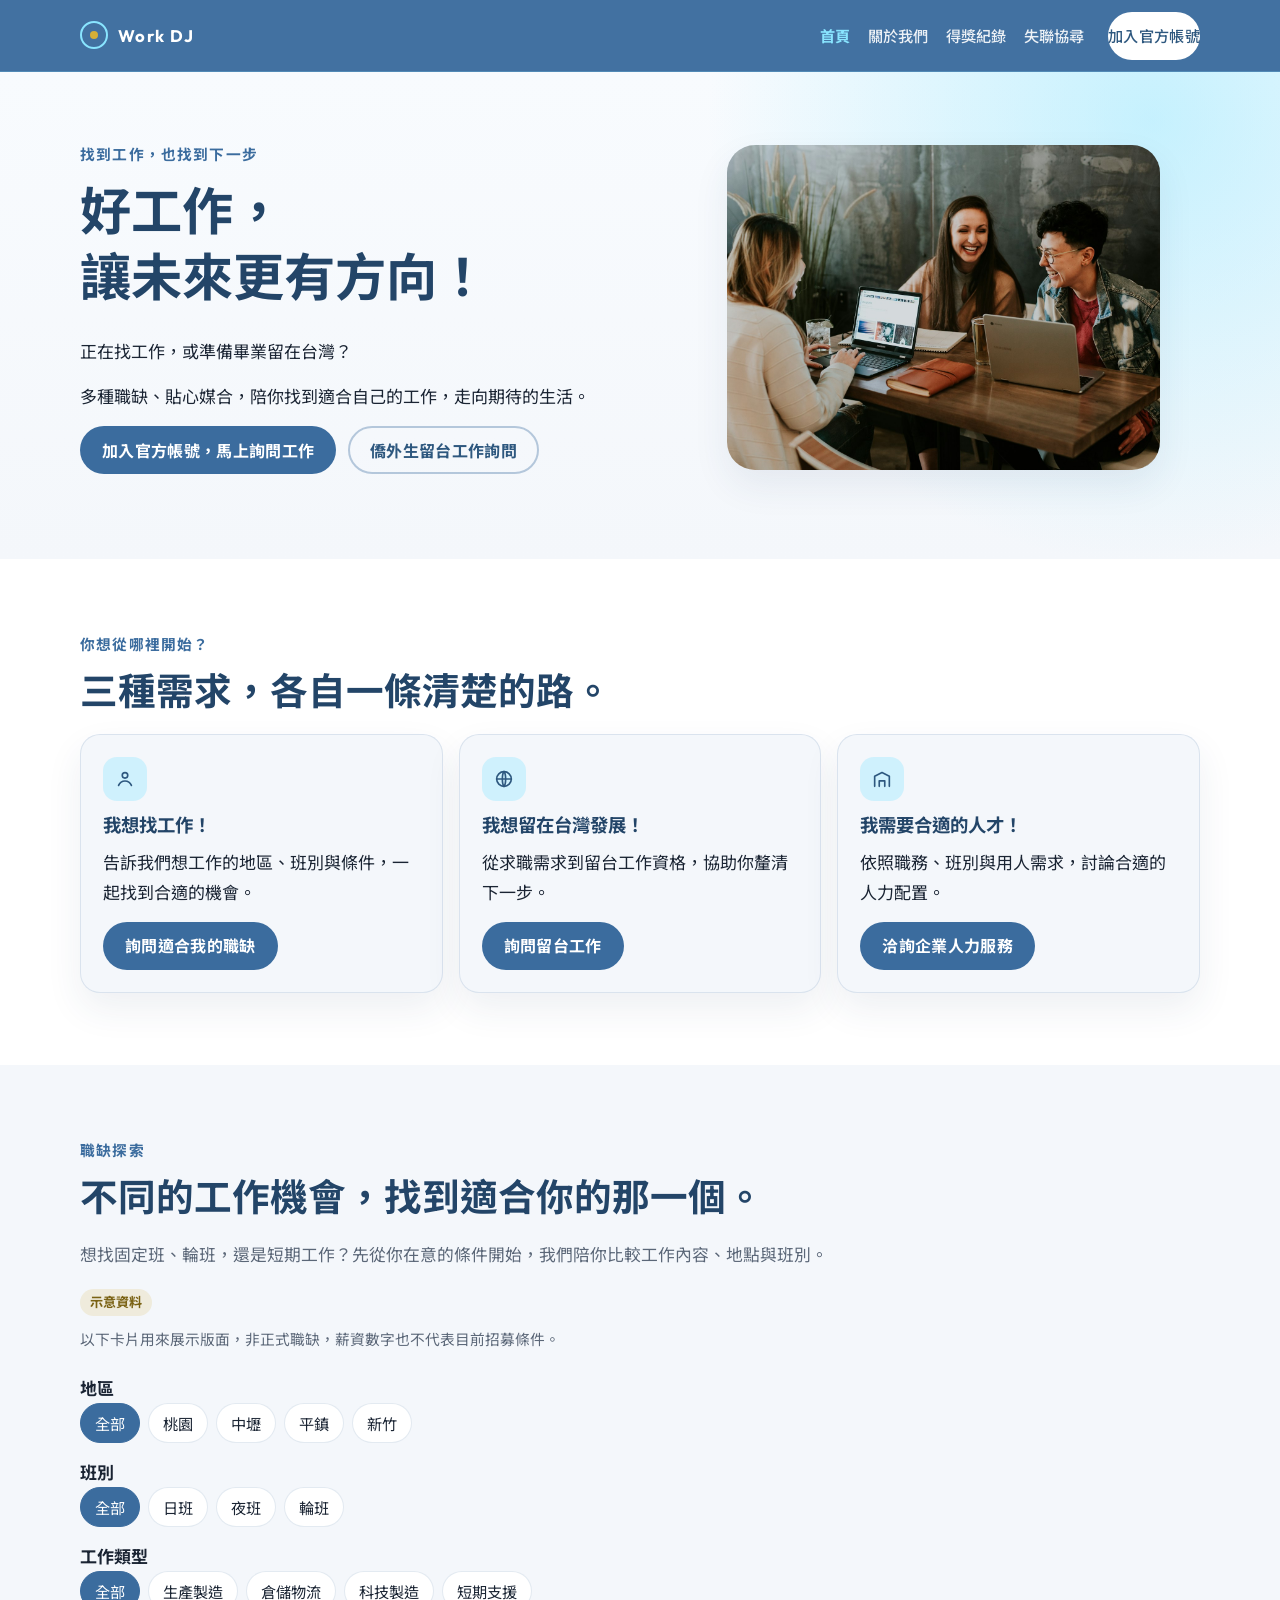
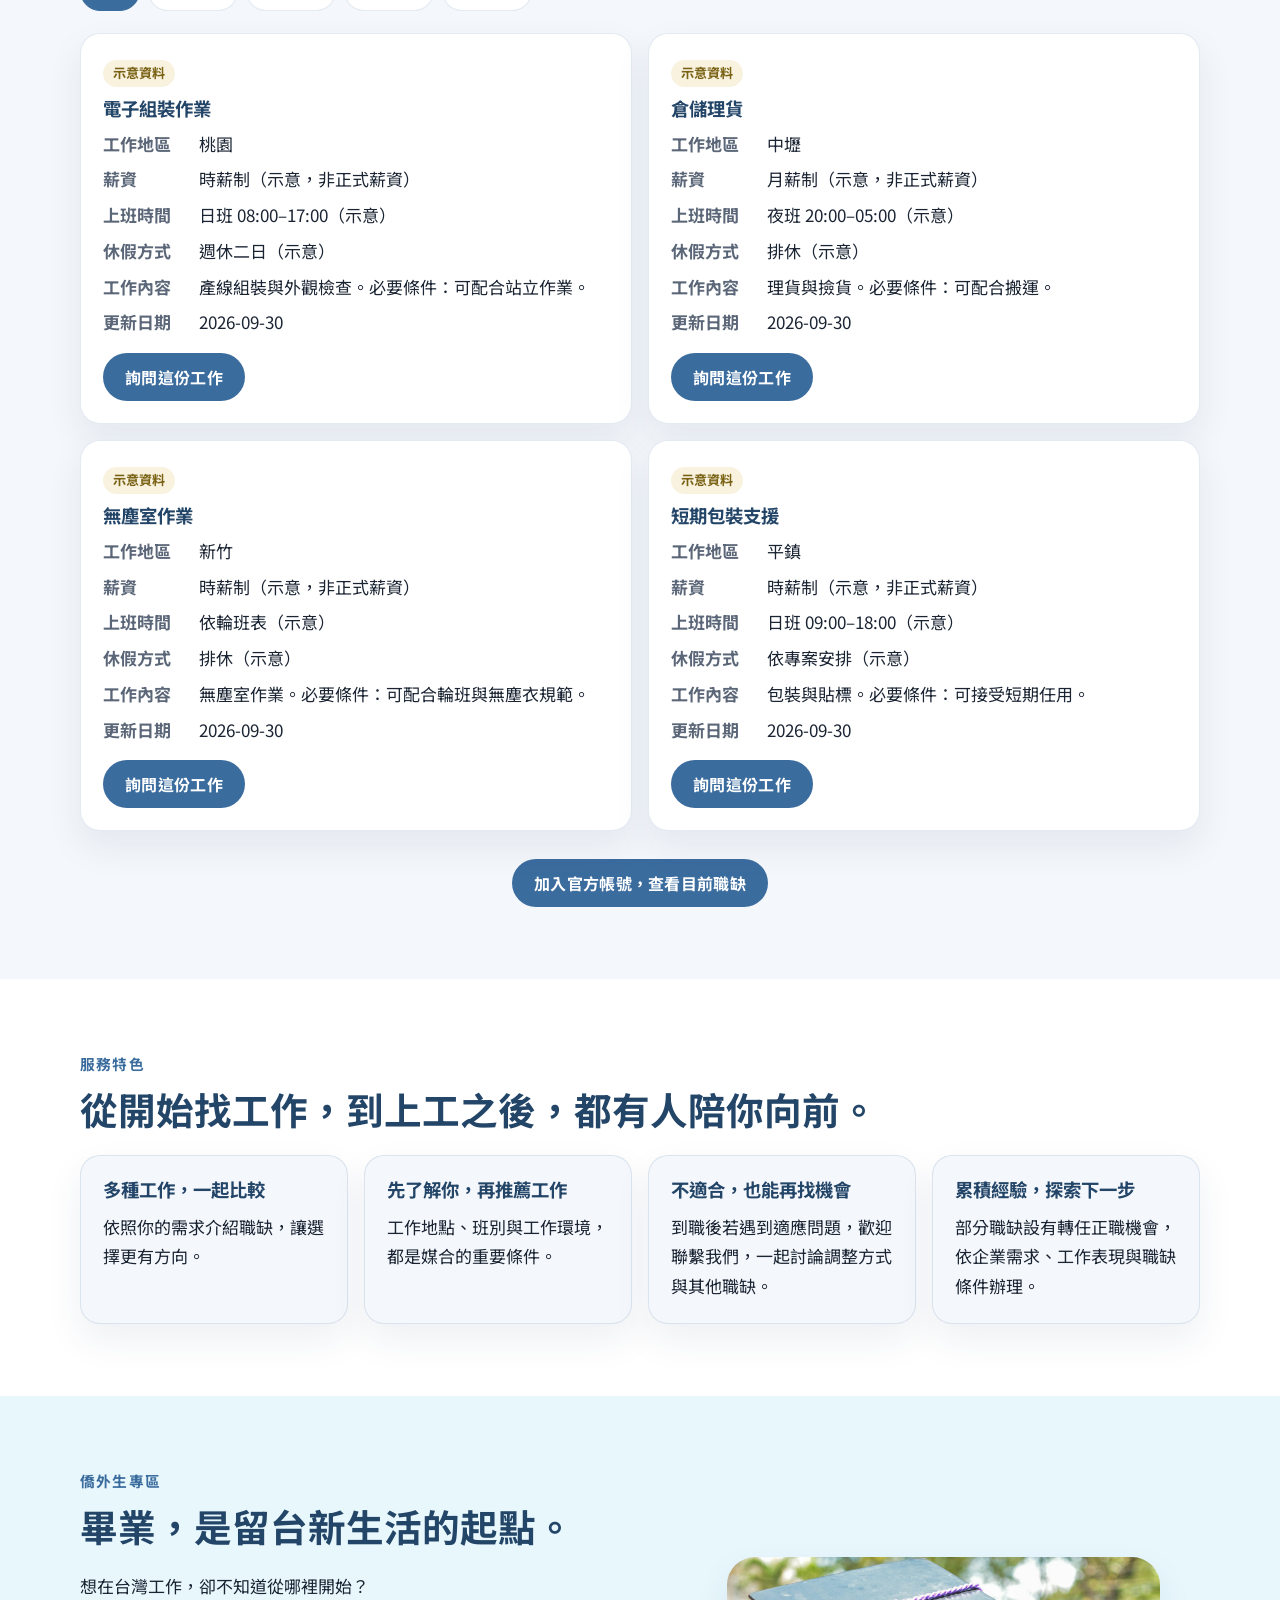
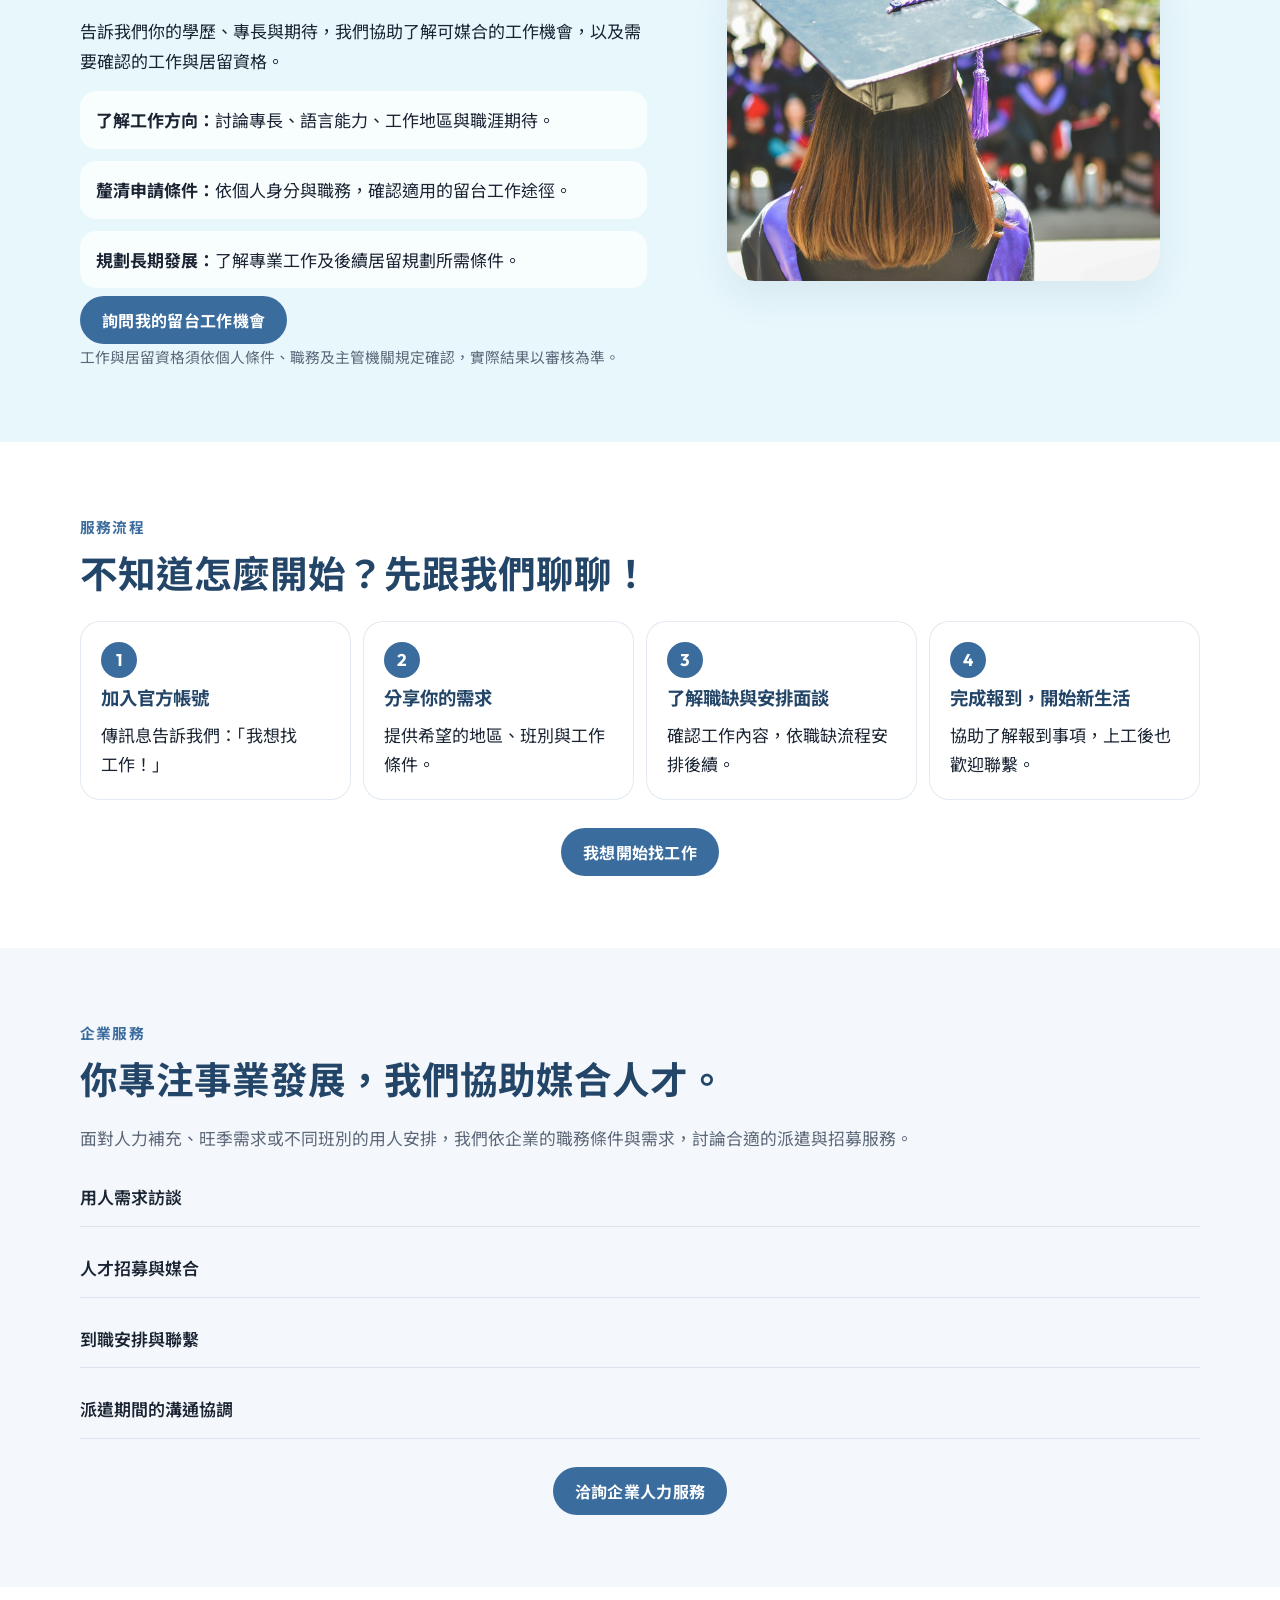
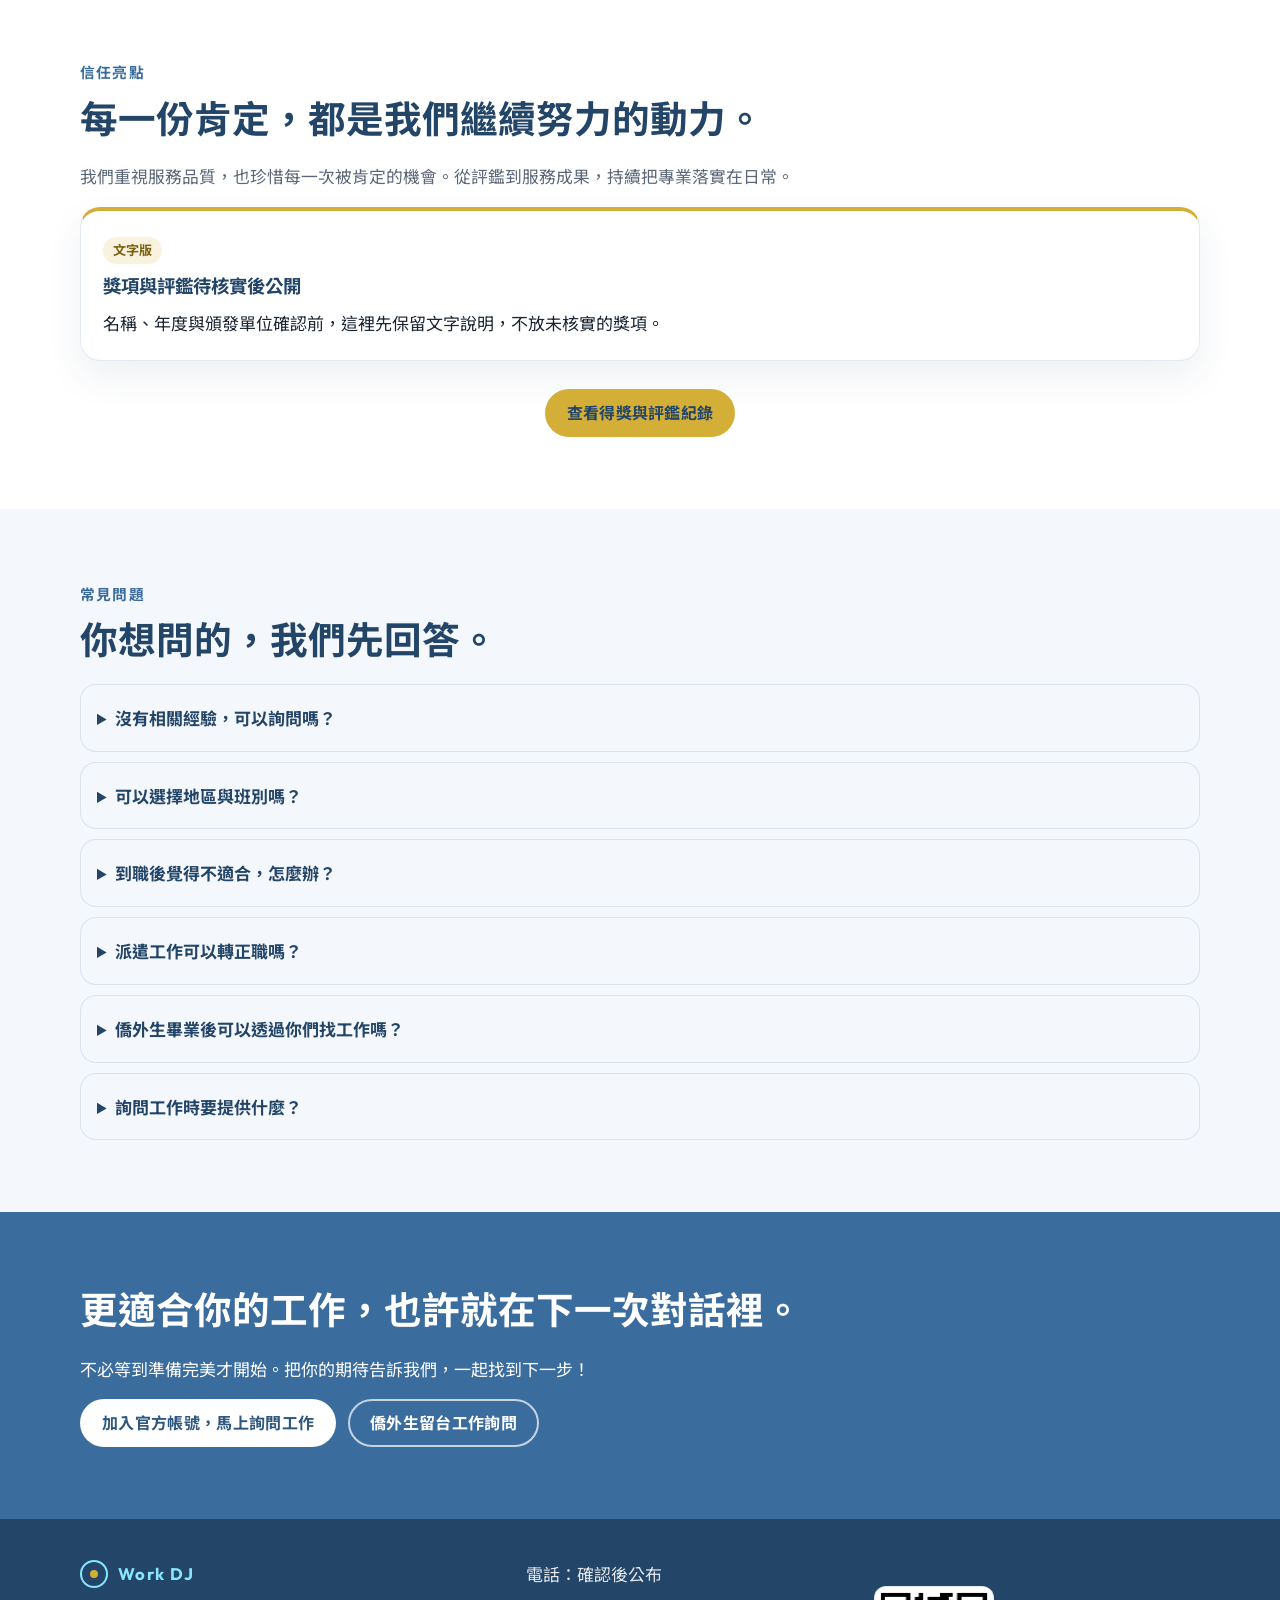
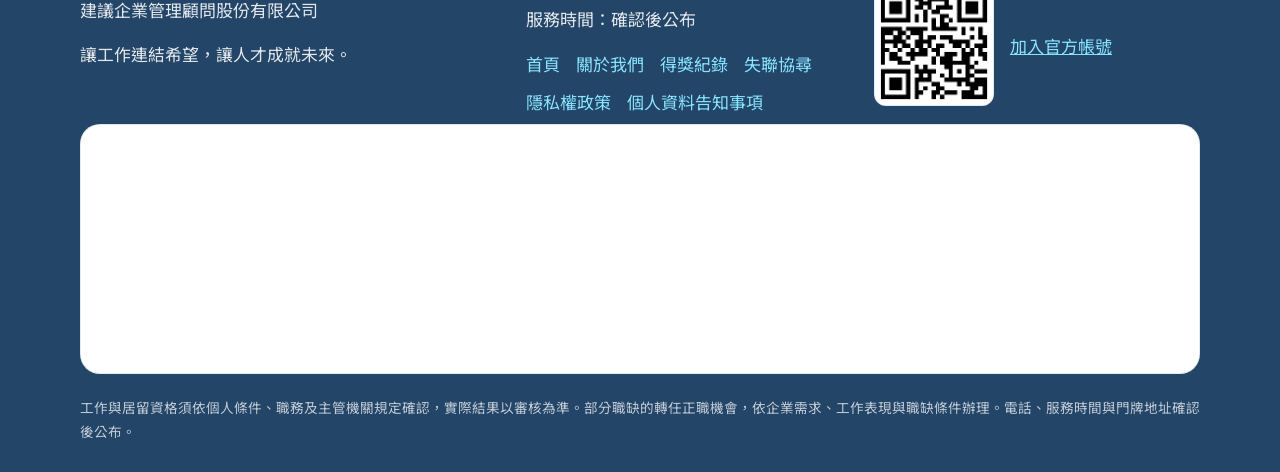
<file: index.html>
<!DOCTYPE html>
<html lang="zh-Hant">
  <head>
    <meta charset="UTF-8" />
    <meta name="viewport" content="width=device-width, initial-scale=1" />
    <title>Work DJ｜好工作，讓未來更有方向</title>
    <meta
      name="description"
      content="Work DJ 提供多種職缺與貼心媒合，陪求職者與僑外生找到適合的工作。加入官方帳號，馬上詢問。"
    />
    <meta property="og:type" content="website" />
    <meta property="og:title" content="Work DJ｜好工作，讓未來更有方向" />
    <meta property="og:locale" content="zh_TW" />
    <meta name="theme-color" content="#3B6C9E" />
    <link
      rel="icon"
      href="data:image/svg+xml,%3Csvg xmlns='http://www.w3.org/2000/svg' viewBox='0 0 32 32'%3E%3Crect width='32' height='32' rx='8' fill='%233B6C9E'/%3E%3Ccircle cx='16' cy='16' r='8' fill='none' stroke='%2389E5FF' stroke-width='2'/%3E%3Ccircle cx='16' cy='16' r='2.5' fill='%23D4AF37'/%3E%3C/svg%3E"
    />
    <link rel="preconnect" href="https://fonts.googleapis.com" />
    <link rel="preconnect" href="https://fonts.gstatic.com" crossorigin />
    <link
      href="https://fonts.googleapis.com/css2?family=Noto+Sans+TC:wght@400;500;600;700&family=Outfit:wght@500;600;700&display=swap"
      rel="stylesheet"
    />
    <link rel="stylesheet" href="styles.css" />
  </head>
  <body>
    <a class="skip-link" href="#main">跳到主要內容</a>
    <header class="site-header">
      <div class="header-inner">
        <a class="brand" href="index.html" aria-label="Work DJ 首頁">
          <span class="brand-mark" aria-hidden="true"></span>
          <span class="brand-name">Work DJ</span>
        </a>
        <nav class="nav" id="site-nav" aria-label="主要">
          <a href="index.html" aria-current="page">首頁</a>
          <a href="about.html">關於我們</a>
          <a href="awards.html">得獎紀錄</a>
          <a href="missing.html">失聯協尋</a>
          <a class="btn btn-light nav-cta" href="https://lin.ee/00VmdkA" target="_blank" rel="noopener noreferrer">加入官方帳號</a>
        </nav>
        <button class="menu-toggle" type="button" aria-expanded="false" aria-controls="site-nav" aria-label="開啟選單">
          <span></span><span></span><span></span>
        </button>
      </div>
    </header>

    <main id="main">
      <section class="hero" id="start" aria-labelledby="hero-title">
        <div class="container hero-grid">
          <div class="hero-copy">
            <p class="kicker">找到工作，也找到下一步</p>
            <h1 id="hero-title">好工作，<br />讓未來更有方向！</h1>
            <p>正在找工作，或準備畢業留在台灣？</p>
            <p>多種職缺、貼心媒合，陪你找到適合自己的工作，走向期待的生活。</p>
            <div class="hero-actions">
              <a class="btn btn-brand" href="https://lin.ee/00VmdkA" target="_blank" rel="noopener noreferrer">加入官方帳號，馬上詢問工作</a>
              <a class="btn btn-ghost" href="https://lin.ee/00VmdkA" target="_blank" rel="noopener noreferrer">僑外生留台工作詢問</a>
            </div>
          </div>
          <figure class="hero-visual">
            <img src="images/hero.jpg" alt="幾位年輕人圍在桌邊笑著討論工作" width="1400" height="1050" />
          </figure>
        </div>
      </section>

      <section class="section section-paper" id="paths" aria-labelledby="paths-title">
        <div class="container">
          <p class="kicker">你想從哪裡開始？</p>
          <h2 id="paths-title">三種需求，各自一條清楚的路。</h2>
          <div class="card-grid three">
            <article class="card reveal">
              <span class="icon" aria-hidden="true"><svg viewBox="0 0 24 24"><circle cx="12" cy="8" r="3"/><path d="M5 19c1.4-3.2 3.6-4.8 7-4.8S17.6 15.8 19 19"/></svg></span>
              <h3>我想找工作！</h3>
              <p>告訴我們想工作的地區、班別與條件，一起找到合適的機會。</p>
              <a class="btn btn-brand" href="https://lin.ee/00VmdkA" target="_blank" rel="noopener noreferrer">詢問適合我的職缺</a>
            </article>
            <article class="card reveal">
              <span class="icon" aria-hidden="true"><svg viewBox="0 0 24 24"><circle cx="12" cy="12" r="8"/><path d="M4 12h16M12 4c2.4 2.6 2.4 13.4 0 16M12 4c-2.4 2.6-2.4 13.4 0 16"/></svg></span>
              <h3>我想留在台灣發展！</h3>
              <p>從求職需求到留台工作資格，協助你釐清下一步。</p>
              <a class="btn btn-brand" href="https://lin.ee/00VmdkA" target="_blank" rel="noopener noreferrer">詢問留台工作</a>
            </article>
            <article class="card reveal">
              <span class="icon" aria-hidden="true"><svg viewBox="0 0 24 24"><path d="M4 20V9l8-4 8 4v11"/><path d="M9 20v-6h6v6"/></svg></span>
              <h3>我需要合適的人才！</h3>
              <p>依照職務、班別與用人需求，討論合適的人力配置。</p>
              <a class="btn btn-brand" href="https://lin.ee/00VmdkA" target="_blank" rel="noopener noreferrer">洽詢企業人力服務</a>
            </article>
          </div>
        </div>
      </section>

      <section class="section" id="jobs" aria-labelledby="jobs-title">
        <div class="container">
          <p class="kicker">職缺探索</p>
          <h2 id="jobs-title">不同的工作機會，找到適合你的那一個。</h2>
          <p class="lede">想找固定班、輪班，還是短期工作？先從你在意的條件開始，我們陪你比較工作內容、地點與班別。</p>
          <p class="flag">示意資料</p>
          <p class="legal">以下卡片用來展示版面，非正式職缺，薪資數字也不代表目前招募條件。</p>
          <div class="filters" data-job-filters>
            <fieldset>
              <legend>地區</legend>
              <button class="filter-btn" type="button" data-filter="region" data-value="all" aria-pressed="true">全部</button>
              <button class="filter-btn" type="button" data-filter="region" data-value="桃園" aria-pressed="false">桃園</button>
              <button class="filter-btn" type="button" data-filter="region" data-value="中壢" aria-pressed="false">中壢</button>
              <button class="filter-btn" type="button" data-filter="region" data-value="平鎮" aria-pressed="false">平鎮</button>
              <button class="filter-btn" type="button" data-filter="region" data-value="新竹" aria-pressed="false">新竹</button>
            </fieldset>
            <fieldset>
              <legend>班別</legend>
              <button class="filter-btn" type="button" data-filter="shift" data-value="all" aria-pressed="true">全部</button>
              <button class="filter-btn" type="button" data-filter="shift" data-value="日班" aria-pressed="false">日班</button>
              <button class="filter-btn" type="button" data-filter="shift" data-value="夜班" aria-pressed="false">夜班</button>
              <button class="filter-btn" type="button" data-filter="shift" data-value="輪班" aria-pressed="false">輪班</button>
            </fieldset>
            <fieldset>
              <legend>工作類型</legend>
              <button class="filter-btn" type="button" data-filter="type" data-value="all" aria-pressed="true">全部</button>
              <button class="filter-btn" type="button" data-filter="type" data-value="生產製造" aria-pressed="false">生產製造</button>
              <button class="filter-btn" type="button" data-filter="type" data-value="倉儲物流" aria-pressed="false">倉儲物流</button>
              <button class="filter-btn" type="button" data-filter="type" data-value="科技製造" aria-pressed="false">科技製造</button>
              <button class="filter-btn" type="button" data-filter="type" data-value="短期支援" aria-pressed="false">短期支援</button>
            </fieldset>
          </div>
          <div class="card-grid jobs">
            <article class="job-card reveal" data-job-card data-region="桃園" data-shift="日班" data-type="生產製造">
              <p class="flag">示意資料</p>
              <h3>電子組裝作業</h3>
              <dl class="job-meta">
                <div><dt>工作地區</dt><dd>桃園</dd></div>
                <div><dt>薪資</dt><dd>時薪制（示意，非正式薪資）</dd></div>
                <div><dt>上班時間</dt><dd>日班 08:00–17:00（示意）</dd></div>
                <div><dt>休假方式</dt><dd>週休二日（示意）</dd></div>
                <div><dt>工作內容</dt><dd>產線組裝與外觀檢查。必要條件：可配合站立作業。</dd></div>
                <div><dt>更新日期</dt><dd>2026-09-30</dd></div>
              </dl>
              <a class="btn btn-brand" href="https://lin.ee/00VmdkA" target="_blank" rel="noopener noreferrer">詢問這份工作</a>
            </article>
            <article class="job-card reveal" data-job-card data-region="中壢" data-shift="夜班" data-type="倉儲物流">
              <p class="flag">示意資料</p>
              <h3>倉儲理貨</h3>
              <dl class="job-meta">
                <div><dt>工作地區</dt><dd>中壢</dd></div>
                <div><dt>薪資</dt><dd>月薪制（示意，非正式薪資）</dd></div>
                <div><dt>上班時間</dt><dd>夜班 20:00–05:00（示意）</dd></div>
                <div><dt>休假方式</dt><dd>排休（示意）</dd></div>
                <div><dt>工作內容</dt><dd>理貨與撿貨。必要條件：可配合搬運。</dd></div>
                <div><dt>更新日期</dt><dd>2026-09-30</dd></div>
              </dl>
              <a class="btn btn-brand" href="https://lin.ee/00VmdkA" target="_blank" rel="noopener noreferrer">詢問這份工作</a>
            </article>
            <article class="job-card reveal" data-job-card data-region="新竹" data-shift="輪班" data-type="科技製造">
              <p class="flag">示意資料</p>
              <h3>無塵室作業</h3>
              <dl class="job-meta">
                <div><dt>工作地區</dt><dd>新竹</dd></div>
                <div><dt>薪資</dt><dd>時薪制（示意，非正式薪資）</dd></div>
                <div><dt>上班時間</dt><dd>依輪班表（示意）</dd></div>
                <div><dt>休假方式</dt><dd>排休（示意）</dd></div>
                <div><dt>工作內容</dt><dd>無塵室作業。必要條件：可配合輪班與無塵衣規範。</dd></div>
                <div><dt>更新日期</dt><dd>2026-09-30</dd></div>
              </dl>
              <a class="btn btn-brand" href="https://lin.ee/00VmdkA" target="_blank" rel="noopener noreferrer">詢問這份工作</a>
            </article>
            <article class="job-card reveal" data-job-card data-region="平鎮" data-shift="日班" data-type="短期支援">
              <p class="flag">示意資料</p>
              <h3>短期包裝支援</h3>
              <dl class="job-meta">
                <div><dt>工作地區</dt><dd>平鎮</dd></div>
                <div><dt>薪資</dt><dd>時薪制（示意，非正式薪資）</dd></div>
                <div><dt>上班時間</dt><dd>日班 09:00–18:00（示意）</dd></div>
                <div><dt>休假方式</dt><dd>依專案安排（示意）</dd></div>
                <div><dt>工作內容</dt><dd>包裝與貼標。必要條件：可接受短期任用。</dd></div>
                <div><dt>更新日期</dt><dd>2026-09-30</dd></div>
              </dl>
              <a class="btn btn-brand" href="https://lin.ee/00VmdkA" target="_blank" rel="noopener noreferrer">詢問這份工作</a>
            </article>
          </div>
          <p class="empty-note" data-job-empty hidden>這個條件下目前沒有示意職缺，可以改選其他地區、班別或類型。</p>
          <div class="center-cta">
            <a class="btn btn-brand" href="https://lin.ee/00VmdkA" target="_blank" rel="noopener noreferrer">加入官方帳號，查看目前職缺</a>
          </div>
        </div>
      </section>

      <section class="section section-paper" id="features" aria-labelledby="features-title">
        <div class="container">
          <p class="kicker">服務特色</p>
          <h2 id="features-title">從開始找工作，到上工之後，都有人陪你向前。</h2>
          <div class="card-grid four">
            <article class="card reveal">
              <h3>多種工作，一起比較</h3>
              <p>依照你的需求介紹職缺，讓選擇更有方向。</p>
            </article>
            <article class="card reveal">
              <h3>先了解你，再推薦工作</h3>
              <p>工作地點、班別與工作環境，都是媒合的重要條件。</p>
            </article>
            <article class="card reveal">
              <h3>不適合，也能再找機會</h3>
              <p>到職後若遇到適應問題，歡迎聯繫我們，一起討論調整方式與其他職缺。</p>
            </article>
            <article class="card reveal">
              <h3>累積經驗，探索下一步</h3>
              <p>部分職缺設有轉任正職機會，依企業需求、工作表現與職缺條件辦理。</p>
            </article>
          </div>
        </div>
      </section>

      <section class="section section-mist" id="students" aria-labelledby="students-title">
        <div class="container split">
          <div>
            <p class="kicker">僑外生專區</p>
            <h2 id="students-title">畢業，是留台新生活的起點。</h2>
            <p>想在台灣工作，卻不知道從哪裡開始？</p>
            <p>告訴我們你的學歷、專長與期待，我們協助了解可媒合的工作機會，以及需要確認的工作與居留資格。</p>
            <ul class="point-list">
              <li><strong>了解工作方向：</strong>討論專長、語言能力、工作地區與職涯期待。</li>
              <li><strong>釐清申請條件：</strong>依個人身分與職務，確認適用的留台工作途徑。</li>
              <li><strong>規劃長期發展：</strong>了解專業工作及後續居留規劃所需條件。</li>
            </ul>
            <div class="hero-actions">
              <a class="btn btn-brand" href="https://lin.ee/00VmdkA" target="_blank" rel="noopener noreferrer">詢問我的留台工作機會</a>
            </div>
            <p class="legal">工作與居留資格須依個人條件、職務及主管機關規定確認，實際結果以審核為準。</p>
          </div>
          <figure class="split-visual students-visual">
            <img src="images/students.jpg" alt="畢業典禮上穿著學士服的畢業生" width="1400" height="1050" />
          </figure>
        </div>
      </section>

      <section class="section section-paper" id="flow" aria-labelledby="flow-title">
        <div class="container">
          <p class="kicker">服務流程</p>
          <h2 id="flow-title">不知道怎麼開始？先跟我們聊聊！</h2>
          <ol class="steps">
            <li class="step-card reveal">
              <span class="step-num">1</span>
              <h3>加入官方帳號</h3>
              <p>傳訊息告訴我們：「我想找工作！」</p>
            </li>
            <li class="step-card reveal">
              <span class="step-num">2</span>
              <h3>分享你的需求</h3>
              <p>提供希望的地區、班別與工作條件。</p>
            </li>
            <li class="step-card reveal">
              <span class="step-num">3</span>
              <h3>了解職缺與安排面談</h3>
              <p>確認工作內容，依職缺流程安排後續。</p>
            </li>
            <li class="step-card reveal">
              <span class="step-num">4</span>
              <h3>完成報到，開始新生活</h3>
              <p>協助了解報到事項，上工後也歡迎聯繫。</p>
            </li>
          </ol>
          <div class="center-cta">
            <a class="btn btn-brand" href="https://lin.ee/00VmdkA" target="_blank" rel="noopener noreferrer">我想開始找工作</a>
          </div>
        </div>
      </section>

      <section class="section" id="enterprise" aria-labelledby="enterprise-title">
        <div class="container">
          <p class="kicker">企業服務</p>
          <h2 id="enterprise-title">你專注事業發展，我們協助媒合人才。</h2>
          <p class="lede">面對人力補充、旺季需求或不同班別的用人安排，我們依企業的職務條件與需求，討論合適的派遣與招募服務。</p>
          <ul class="plain-list service-list">
            <li>用人需求訪談</li>
            <li>人才招募與媒合</li>
            <li>到職安排與聯繫</li>
            <li>派遣期間的溝通協調</li>
          </ul>
          <div class="center-cta">
            <a class="btn btn-brand" href="https://lin.ee/00VmdkA" target="_blank" rel="noopener noreferrer">洽詢企業人力服務</a>
          </div>
        </div>
      </section>

      <section class="section section-paper" id="trust" aria-labelledby="trust-title">
        <div class="container">
          <p class="kicker">信任亮點</p>
          <h2 id="trust-title">每一份肯定，都是我們繼續努力的動力。</h2>
          <p class="lede">我們重視服務品質，也珍惜每一次被肯定的機會。從評鑑到服務成果，持續把專業落實在日常。</p>
          <article class="award-card">
            <p class="flag">文字版</p>
            <h3>獎項與評鑑待核實後公開</h3>
            <p>名稱、年度與頒發單位確認前，這裡先保留文字說明，不放未核實的獎項。</p>
          </article>
          <div class="center-cta">
            <a class="btn btn-gold" href="awards.html">查看得獎與評鑑紀錄</a>
          </div>
        </div>
      </section>

      <section class="section" id="faq" aria-labelledby="faq-title">
        <div class="container">
          <p class="kicker">常見問題</p>
          <h2 id="faq-title">你想問的，我們先回答。</h2>
          <div class="faq">
            <details>
              <summary>沒有相關經驗，可以詢問嗎？</summary>
              <p>可以！不同職缺的條件不同，告訴我們你的經歷與需求，一起找適合的機會。</p>
            </details>
            <details>
              <summary>可以選擇地區與班別嗎？</summary>
              <p>可以提出你的偏好，我們會依當前職缺協助媒合。</p>
            </details>
            <details>
              <summary>到職後覺得不適合，怎麼辦？</summary>
              <p>請聯繫服務窗口，我們會先了解情況，再討論調整方式及其他職缺。</p>
            </details>
            <details>
              <summary>派遣工作可以轉正職嗎？</summary>
              <p>部分職缺有轉正機會，須依企業需求、工作表現及職缺條件確認。</p>
            </details>
            <details>
              <summary>僑外生畢業後可以透過你們找工作嗎？</summary>
              <p>歡迎詢問！我們會先了解你的身分與條件，再確認可媒合的工作機會。</p>
            </details>
            <details>
              <summary>詢問工作時要提供什麼？</summary>
              <p>可先提供稱呼、希望的工作地區、班別及工作經歷；需要其他資料時，由服務窗口說明。</p>
            </details>
          </div>
        </div>
      </section>

      <section class="section final-cta" id="cta" aria-labelledby="cta-title">
        <div class="container">
          <h2 id="cta-title">更適合你的工作，也許就在下一次對話裡。</h2>
          <p>不必等到準備完美才開始。把你的期待告訴我們，一起找到下一步！</p>
          <div class="cta-row">
            <a class="btn btn-light" href="https://lin.ee/00VmdkA" target="_blank" rel="noopener noreferrer">加入官方帳號，馬上詢問工作</a>
            <a class="btn btn-line" href="https://lin.ee/00VmdkA" target="_blank" rel="noopener noreferrer">僑外生留台工作詢問</a>
          </div>
        </div>
      </section>
    </main>

    <footer class="site-footer">
      <div class="container">
        <div class="footer-grid">
          <div>
            <a class="brand" href="index.html">
              <span class="brand-mark" aria-hidden="true"></span>
              <span class="brand-name">Work DJ</span>
            </a>
            <p>建議企業管理顧問股份有限公司</p>
            <p class="footer-tagline">讓工作連結希望，讓人才成就未來。</p>
          </div>
          <div>
            <p>電話：確認後公布</p>
            <p>服務時間：確認後公布</p>
            <nav class="footer-nav" aria-label="頁尾">
              <a href="index.html">首頁</a>
              <a href="about.html">關於我們</a>
              <a href="awards.html">得獎紀錄</a>
              <a href="missing.html">失聯協尋</a>
              <a href="privacy.html">隱私權政策</a>
              <a href="personal-data.html">個人資料告知事項</a>
            </nav>
          </div>
          <div class="qr-block">
            <img src="images/line-qr.png" alt="加入 Work DJ LINE 官方帳號的 QR Code" width="120" height="120" />
            <a href="https://lin.ee/00VmdkA" target="_blank" rel="noopener noreferrer">加入官方帳號</a>
          </div>
        </div>
        <div class="map-embed">
          <iframe
            src="https://www.google.com/maps/embed?pb=!1m18!1m12!1m3!1d1808.5526800471016!2d121.22010793448278!3d24.96252972866602!2m3!1f0!2f0!3f0!3m2!1i1024!2i768!4f13.1!3m3!1m2!1s0x346823a7ebeba02d%3A0x542e47c1e881fe!2z5bu66KiA5LyB5qWt566h55CG6aGn5ZWP6IKh5Lu95pyJ6ZmQ5YWs5Y-4!5e0!3m2!1szh-TW!2sus!4v1789705745548!5m2!1szh-TW!2sus"
            title="建議企業管理顧問股份有限公司 Google 地圖"
            loading="lazy"
            referrerpolicy="strict-origin-when-cross-origin"
          ></iframe>
        </div>
        <p class="legal">工作與居留資格須依個人條件、職務及主管機關規定確認，實際結果以審核為準。部分職缺的轉任正職機會，依企業需求、工作表現與職缺條件辦理。電話、服務時間與門牌地址確認後公布。</p>
      </div>
    </footer>

    <div class="mobile-bar">
      <a class="btn btn-brand" href="https://lin.ee/00VmdkA" target="_blank" rel="noopener noreferrer">馬上詢問工作</a>
      <a class="btn btn-ghost" href="https://lin.ee/00VmdkA" target="_blank" rel="noopener noreferrer">僑外生留台諮詢</a>
    </div>
    <script src="script.js"></script>
  </body>
</html>
</file>
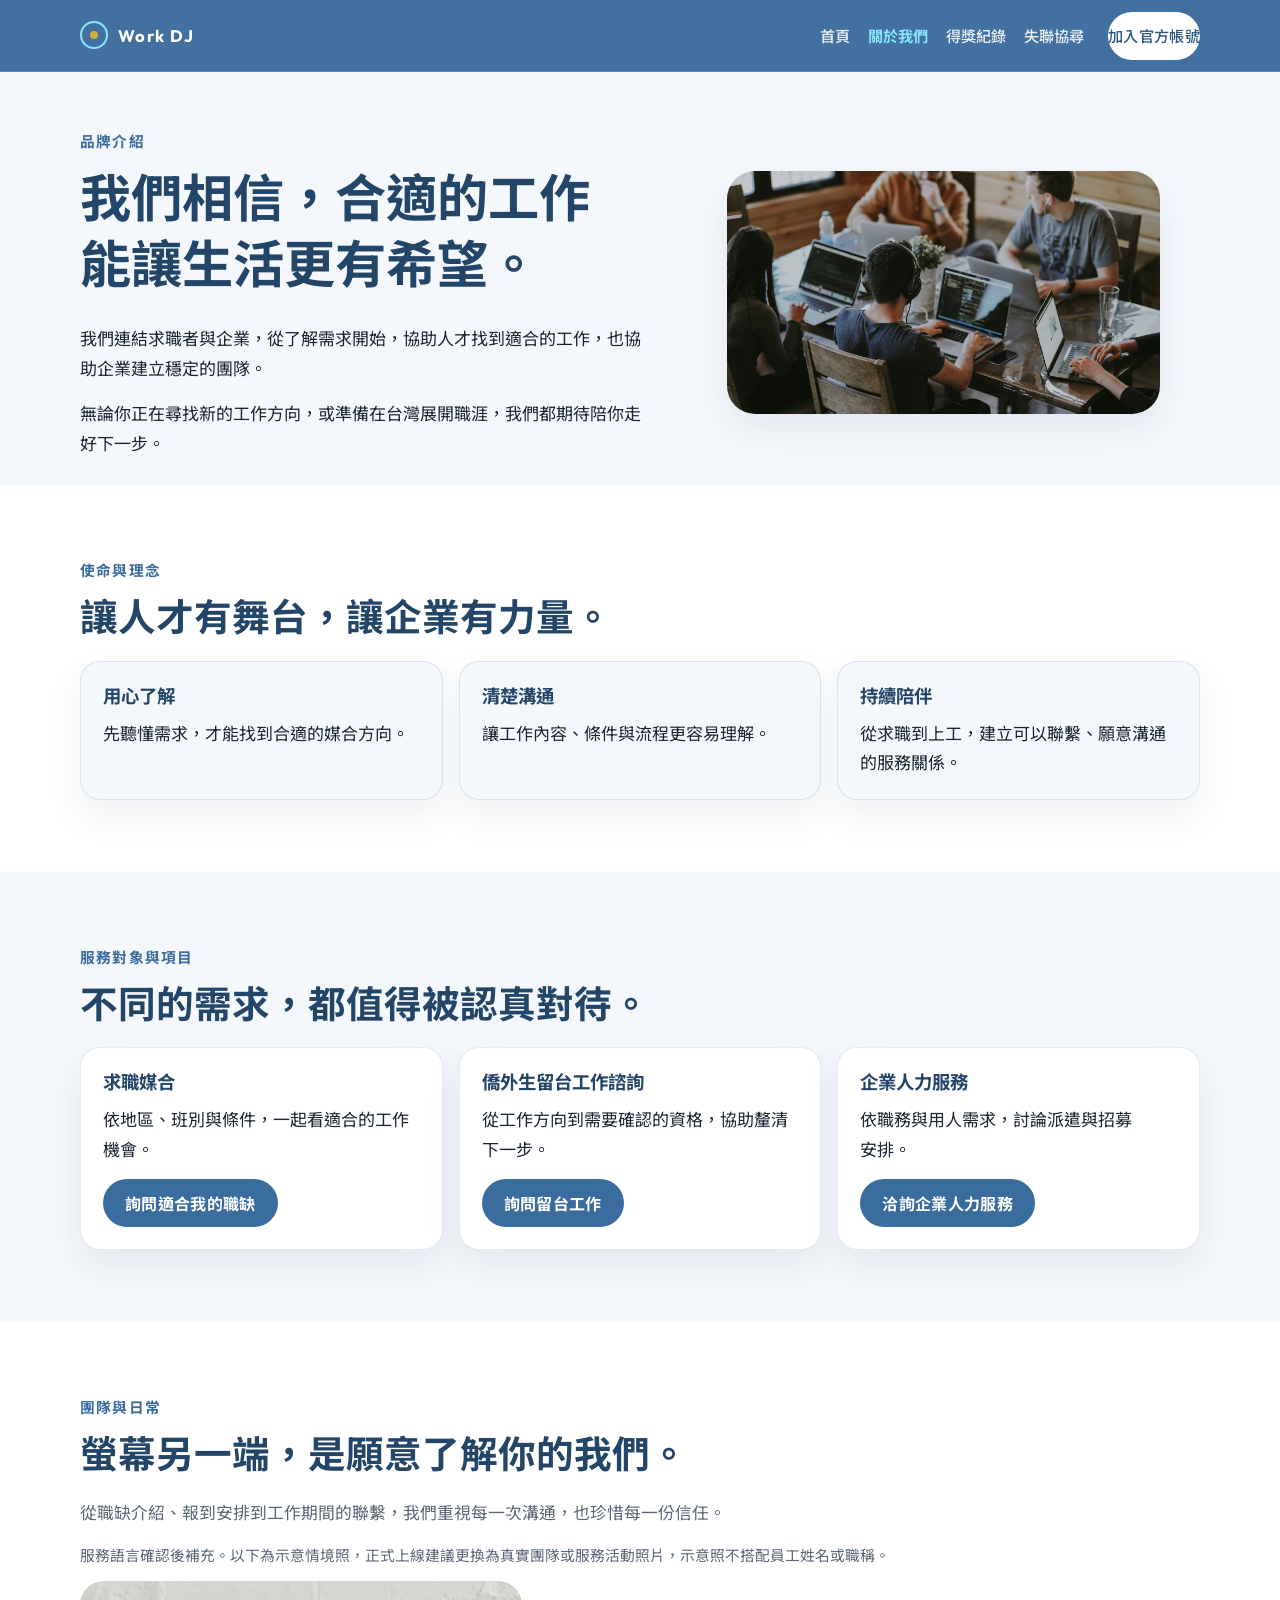
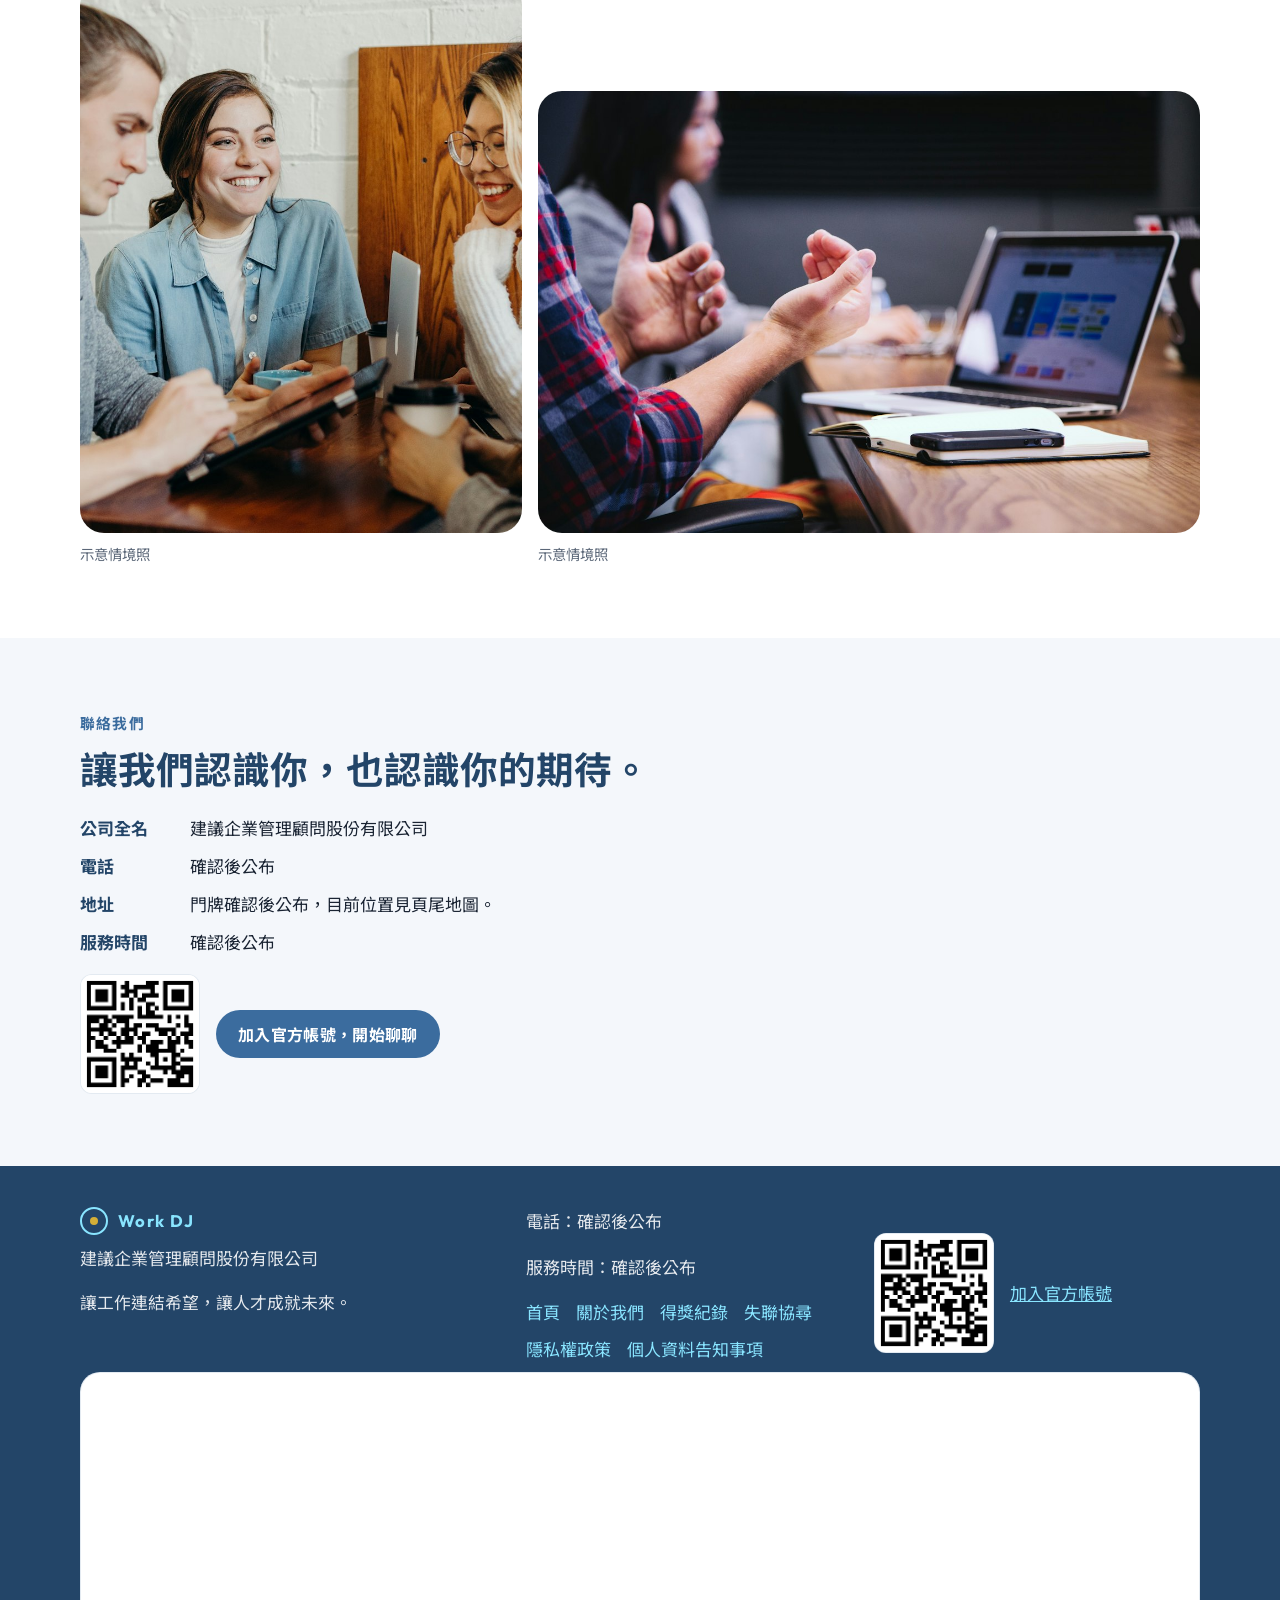
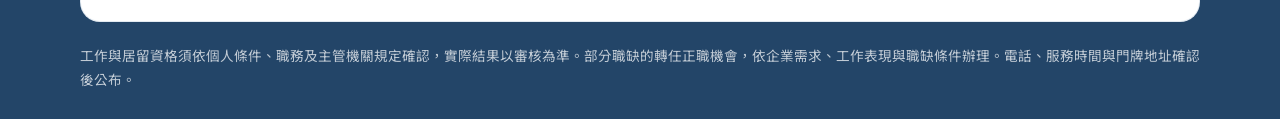
<file: about.html>
<!DOCTYPE html>
<html lang="zh-Hant">
  <head>
    <meta charset="UTF-8" />
    <meta name="viewport" content="width=device-width, initial-scale=1" />
    <title>關於我們｜Work DJ</title>
    <meta name="description" content="建議企業管理顧問股份有限公司連結求職者與企業，陪你找到適合的工作，也陪企業建立穩定的團隊。" />
    <meta property="og:title" content="關於我們｜Work DJ" />
    <meta property="og:locale" content="zh_TW" />
    <meta name="theme-color" content="#3B6C9E" />
    <link rel="icon" href="data:image/svg+xml,%3Csvg xmlns='http://www.w3.org/2000/svg' viewBox='0 0 32 32'%3E%3Crect width='32' height='32' rx='8' fill='%233B6C9E'/%3E%3Ccircle cx='16' cy='16' r='8' fill='none' stroke='%2389E5FF' stroke-width='2'/%3E%3Ccircle cx='16' cy='16' r='2.5' fill='%23D4AF37'/%3E%3C/svg%3E" />
    <link rel="preconnect" href="https://fonts.googleapis.com" />
    <link rel="preconnect" href="https://fonts.gstatic.com" crossorigin />
    <link href="https://fonts.googleapis.com/css2?family=Noto+Sans+TC:wght@400;500;600;700&family=Outfit:wght@500;600;700&display=swap" rel="stylesheet" />
    <link rel="stylesheet" href="styles.css" />
  </head>
  <body>
    <a class="skip-link" href="#main">跳到主要內容</a>
    <header class="site-header">
      <div class="header-inner">
        <a class="brand" href="index.html" aria-label="Work DJ 首頁">
          <span class="brand-mark" aria-hidden="true"></span>
          <span class="brand-name">Work DJ</span>
        </a>
        <nav class="nav" id="site-nav" aria-label="主要">
          <a href="index.html">首頁</a>
          <a href="about.html" aria-current="page">關於我們</a>
          <a href="awards.html">得獎紀錄</a>
          <a href="missing.html">失聯協尋</a>
          <a class="btn btn-light nav-cta" href="https://lin.ee/00VmdkA" target="_blank" rel="noopener noreferrer">加入官方帳號</a>
        </nav>
        <button class="menu-toggle" type="button" aria-expanded="false" aria-controls="site-nav" aria-label="開啟選單">
          <span></span><span></span><span></span>
        </button>
      </div>
    </header>

    <main id="main">
      <section class="page-hero" aria-labelledby="about-title">
        <div class="container split">
          <div>
            <p class="kicker">品牌介紹</p>
            <h1 id="about-title">我們相信，合適的工作能讓生活更有希望。</h1>
            <p>我們連結求職者與企業，從了解需求開始，協助人才找到適合的工作，也協助企業建立穩定的團隊。</p>
            <p>無論你正在尋找新的工作方向，或準備在台灣展開職涯，我們都期待陪你走好下一步。</p>
          </div>
          <figure class="wide-visual ratio-16-9">
            <img src="images/about-team.jpg" alt="同事圍坐在一起討論工作的示意情境" width="1600" height="900" />
          </figure>
        </div>
      </section>

      <section class="section section-paper" aria-labelledby="mission-title">
        <div class="container">
          <p class="kicker">使命與理念</p>
          <h2 id="mission-title">讓人才有舞台，讓企業有力量。</h2>
          <div class="card-grid three">
            <article class="card">
              <h3>用心了解</h3>
              <p>先聽懂需求，才能找到合適的媒合方向。</p>
            </article>
            <article class="card">
              <h3>清楚溝通</h3>
              <p>讓工作內容、條件與流程更容易理解。</p>
            </article>
            <article class="card">
              <h3>持續陪伴</h3>
              <p>從求職到上工，建立可以聯繫、願意溝通的服務關係。</p>
            </article>
          </div>
        </div>
      </section>

      <section class="section" aria-labelledby="services-title">
        <div class="container">
          <p class="kicker">服務對象與項目</p>
          <h2 id="services-title">不同的需求，都值得被認真對待。</h2>
          <div class="card-grid three">
            <article class="card">
              <h3>求職媒合</h3>
              <p>依地區、班別與條件，一起看適合的工作機會。</p>
              <a class="btn btn-brand" href="https://lin.ee/00VmdkA" target="_blank" rel="noopener noreferrer">詢問適合我的職缺</a>
            </article>
            <article class="card">
              <h3>僑外生留台工作諮詢</h3>
              <p>從工作方向到需要確認的資格，協助釐清下一步。</p>
              <a class="btn btn-brand" href="https://lin.ee/00VmdkA" target="_blank" rel="noopener noreferrer">詢問留台工作</a>
            </article>
            <article class="card">
              <h3>企業人力服務</h3>
              <p>依職務與用人需求，討論派遣與招募安排。</p>
              <a class="btn btn-brand" href="https://lin.ee/00VmdkA" target="_blank" rel="noopener noreferrer">洽詢企業人力服務</a>
            </article>
          </div>
        </div>
      </section>

      <section class="section section-paper" aria-labelledby="team-title">
        <div class="container">
          <p class="kicker">團隊與日常</p>
          <h2 id="team-title">螢幕另一端，是願意了解你的我們。</h2>
          <p class="lede">從職缺介紹、報到安排到工作期間的聯繫，我們重視每一次溝通，也珍惜每一份信任。</p>
          <p class="legal">服務語言確認後補充。以下為示意情境照，正式上線建議更換為真實團隊或服務活動照片，示意照不搭配員工姓名或職稱。</p>
          <div class="team-grid">
            <figure class="portrait">
              <img src="images/service-team.jpg" alt="幾位年輕人面對面交談的示意情境" width="800" height="1000" />
              <figcaption>示意情境照</figcaption>
            </figure>
            <figure class="wide">
              <img src="images/office-team.jpg" alt="同事在會議中討論的示意情境" width="1200" height="800" />
              <figcaption>示意情境照</figcaption>
            </figure>
          </div>
        </div>
      </section>

      <section class="section" id="contact" aria-labelledby="contact-title">
        <div class="container">
          <p class="kicker">聯絡我們</p>
          <h2 id="contact-title">讓我們認識你，也認識你的期待。</h2>
          <dl class="contact-list">
            <div><dt>公司全名</dt><dd>建議企業管理顧問股份有限公司</dd></div>
            <div><dt>電話</dt><dd>確認後公布</dd></div>
            <div><dt>地址</dt><dd>門牌確認後公布，目前位置見頁尾地圖。</dd></div>
            <div><dt>服務時間</dt><dd>確認後公布</dd></div>
          </dl>
          <div class="qr-block">
            <img src="images/line-qr.png" alt="加入 Work DJ LINE 官方帳號的 QR Code" width="120" height="120" />
            <a class="btn btn-brand" href="https://lin.ee/00VmdkA" target="_blank" rel="noopener noreferrer">加入官方帳號，開始聊聊</a>
          </div>
        </div>
      </section>
    </main>

    <footer class="site-footer">
      <div class="container">
        <div class="footer-grid">
          <div>
            <a class="brand" href="index.html">
              <span class="brand-mark" aria-hidden="true"></span>
              <span class="brand-name">Work DJ</span>
            </a>
            <p>建議企業管理顧問股份有限公司</p>
            <p class="footer-tagline">讓工作連結希望，讓人才成就未來。</p>
          </div>
          <div>
            <p>電話：確認後公布</p>
            <p>服務時間：確認後公布</p>
            <nav class="footer-nav" aria-label="頁尾">
              <a href="index.html">首頁</a>
              <a href="about.html">關於我們</a>
              <a href="awards.html">得獎紀錄</a>
              <a href="missing.html">失聯協尋</a>
              <a href="privacy.html">隱私權政策</a>
              <a href="personal-data.html">個人資料告知事項</a>
            </nav>
          </div>
          <div class="qr-block">
            <img src="images/line-qr.png" alt="加入 Work DJ LINE 官方帳號的 QR Code" width="120" height="120" />
            <a href="https://lin.ee/00VmdkA" target="_blank" rel="noopener noreferrer">加入官方帳號</a>
          </div>
        </div>
        <div class="map-embed">
          <iframe
            src="https://www.google.com/maps/embed?pb=!1m18!1m12!1m3!1d1808.5526800471016!2d121.22010793448278!3d24.96252972866602!2m3!1f0!2f0!3f0!3m2!1i1024!2i768!4f13.1!3m3!1m2!1s0x346823a7ebeba02d%3A0x542e47c1e881fe!2z5bu66KiA5LyB5qWt566h55CG6aGn5ZWP6IKh5Lu95pyJ6ZmQ5YWs5Y-4!5e0!3m2!1szh-TW!2sus!4v1789705745548!5m2!1szh-TW!2sus"
            title="建議企業管理顧問股份有限公司 Google 地圖"
            loading="lazy"
            referrerpolicy="strict-origin-when-cross-origin"
          ></iframe>
        </div>
        <p class="legal">工作與居留資格須依個人條件、職務及主管機關規定確認，實際結果以審核為準。部分職缺的轉任正職機會，依企業需求、工作表現與職缺條件辦理。電話、服務時間與門牌地址確認後公布。</p>
      </div>
    </footer>

    <div class="mobile-bar">
      <a class="btn btn-brand" href="https://lin.ee/00VmdkA" target="_blank" rel="noopener noreferrer">馬上詢問工作</a>
      <a class="btn btn-ghost" href="https://lin.ee/00VmdkA" target="_blank" rel="noopener noreferrer">僑外生留台諮詢</a>
    </div>
    <script src="script.js"></script>
  </body>
</html>
</file>
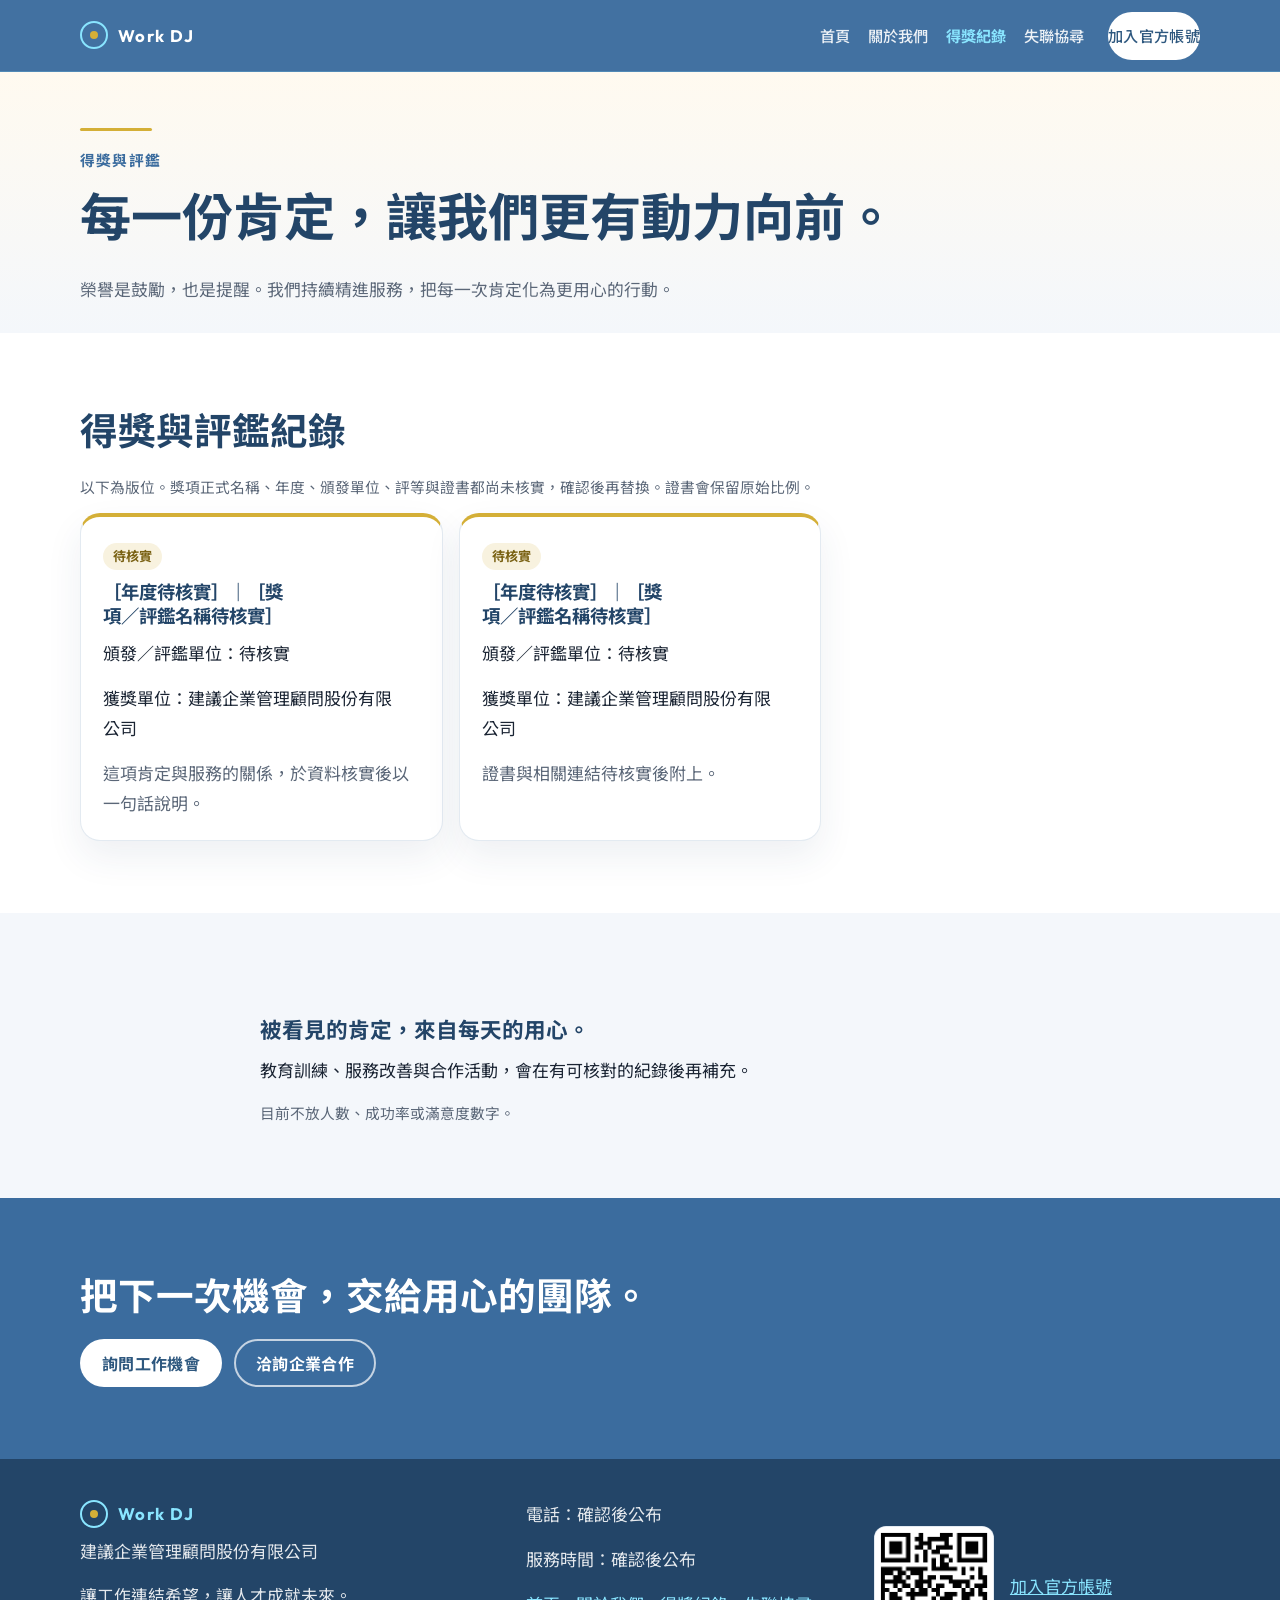
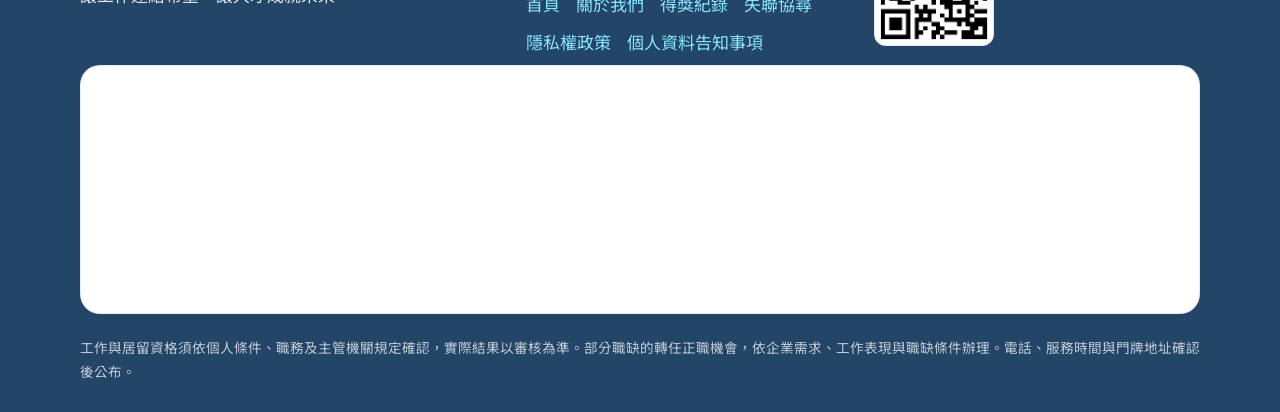
<file: awards.html>
<!DOCTYPE html>
<html lang="zh-Hant">
  <head>
    <meta charset="UTF-8" />
    <meta name="viewport" content="width=device-width, initial-scale=1" />
    <title>得獎紀錄｜Work DJ</title>
    <meta name="description" content="Work DJ 的得獎與評鑑紀錄。正式名稱、年度與證書確認後公開。" />
    <meta property="og:title" content="得獎紀錄｜Work DJ" />
    <meta property="og:locale" content="zh_TW" />
    <meta name="theme-color" content="#3B6C9E" />
    <link rel="icon" href="data:image/svg+xml,%3Csvg xmlns='http://www.w3.org/2000/svg' viewBox='0 0 32 32'%3E%3Crect width='32' height='32' rx='8' fill='%233B6C9E'/%3E%3Ccircle cx='16' cy='16' r='8' fill='none' stroke='%2389E5FF' stroke-width='2'/%3E%3Ccircle cx='16' cy='16' r='2.5' fill='%23D4AF37'/%3E%3C/svg%3E" />
    <link rel="preconnect" href="https://fonts.googleapis.com" />
    <link rel="preconnect" href="https://fonts.gstatic.com" crossorigin />
    <link href="https://fonts.googleapis.com/css2?family=Noto+Sans+TC:wght@400;500;600;700&family=Outfit:wght@500;600;700&display=swap" rel="stylesheet" />
    <link rel="stylesheet" href="styles.css" />
  </head>
  <body>
    <a class="skip-link" href="#main">跳到主要內容</a>
    <header class="site-header">
      <div class="header-inner">
        <a class="brand" href="index.html" aria-label="Work DJ 首頁">
          <span class="brand-mark" aria-hidden="true"></span>
          <span class="brand-name">Work DJ</span>
        </a>
        <nav class="nav" id="site-nav" aria-label="主要">
          <a href="index.html">首頁</a>
          <a href="about.html">關於我們</a>
          <a href="awards.html" aria-current="page">得獎紀錄</a>
          <a href="missing.html">失聯協尋</a>
          <a class="btn btn-light nav-cta" href="https://lin.ee/00VmdkA" target="_blank" rel="noopener noreferrer">加入官方帳號</a>
        </nav>
        <button class="menu-toggle" type="button" aria-expanded="false" aria-controls="site-nav" aria-label="開啟選單">
          <span></span><span></span><span></span>
        </button>
      </div>
    </header>

    <main id="main">
      <section class="page-hero awards-open" aria-labelledby="awards-title">
        <div class="container">
          <p class="gold-rule" aria-hidden="true"></p>
          <p class="kicker">得獎與評鑑</p>
          <h1 id="awards-title">每一份肯定，讓我們更有動力向前。</h1>
          <p class="lede">榮譽是鼓勵，也是提醒。我們持續精進服務，把每一次肯定化為更用心的行動。</p>
        </div>
      </section>

      <section class="section section-paper" aria-labelledby="record-title">
        <div class="container">
          <h2 id="record-title">得獎與評鑑紀錄</h2>
          <p class="legal">以下為版位。獎項正式名稱、年度、頒發單位、評等與證書都尚未核實，確認後再替換。證書會保留原始比例。</p>
          <div class="card-grid three">
            <article class="award-card">
              <p class="flag">待核實</p>
              <h3>［年度待核實］｜［獎項／評鑑名稱待核實］</h3>
              <p>頒發／評鑑單位：待核實</p>
              <p>獲獎單位：建議企業管理顧問股份有限公司</p>
              <p class="pending">這項肯定與服務的關係，於資料核實後以一句話說明。</p>
            </article>
            <article class="award-card">
              <p class="flag">待核實</p>
              <h3>［年度待核實］｜［獎項／評鑑名稱待核實］</h3>
              <p>頒發／評鑑單位：待核實</p>
              <p>獲獎單位：建議企業管理顧問股份有限公司</p>
              <p class="pending">證書與相關連結待核實後附上。</p>
            </article>
          </div>
        </div>
      </section>

      <section class="section" aria-labelledby="progress-title">
        <div class="container prose">
          <h2 id="progress-title">被看見的肯定，來自每天的用心。</h2>
          <p>教育訓練、服務改善與合作活動，會在有可核對的紀錄後再補充。</p>
          <p class="legal">目前不放人數、成功率或滿意度數字。</p>
        </div>
      </section>

      <section class="section final-cta" aria-labelledby="award-cta-title">
        <div class="container">
          <h2 id="award-cta-title">把下一次機會，交給用心的團隊。</h2>
          <div class="cta-row">
            <a class="btn btn-light" href="https://lin.ee/00VmdkA" target="_blank" rel="noopener noreferrer">詢問工作機會</a>
            <a class="btn btn-line" href="https://lin.ee/00VmdkA" target="_blank" rel="noopener noreferrer">洽詢企業合作</a>
          </div>
        </div>
      </section>
    </main>

    <footer class="site-footer">
      <div class="container">
        <div class="footer-grid">
          <div>
            <a class="brand" href="index.html">
              <span class="brand-mark" aria-hidden="true"></span>
              <span class="brand-name">Work DJ</span>
            </a>
            <p>建議企業管理顧問股份有限公司</p>
            <p class="footer-tagline">讓工作連結希望，讓人才成就未來。</p>
          </div>
          <div>
            <p>電話：確認後公布</p>
            <p>服務時間：確認後公布</p>
            <nav class="footer-nav" aria-label="頁尾">
              <a href="index.html">首頁</a>
              <a href="about.html">關於我們</a>
              <a href="awards.html">得獎紀錄</a>
              <a href="missing.html">失聯協尋</a>
              <a href="privacy.html">隱私權政策</a>
              <a href="personal-data.html">個人資料告知事項</a>
            </nav>
          </div>
          <div class="qr-block">
            <img src="images/line-qr.png" alt="加入 Work DJ LINE 官方帳號的 QR Code" width="120" height="120" />
            <a href="https://lin.ee/00VmdkA" target="_blank" rel="noopener noreferrer">加入官方帳號</a>
          </div>
        </div>
        <div class="map-embed">
          <iframe
            src="https://www.google.com/maps/embed?pb=!1m18!1m12!1m3!1d1808.5526800471016!2d121.22010793448278!3d24.96252972866602!2m3!1f0!2f0!3f0!3m2!1i1024!2i768!4f13.1!3m3!1m2!1s0x346823a7ebeba02d%3A0x542e47c1e881fe!2z5bu66KiA5LyB5qWt566h55CG6aGn5ZWP6IKh5Lu95pyJ6ZmQ5YWs5Y-4!5e0!3m2!1szh-TW!2sus!4v1789705745548!5m2!1szh-TW!2sus"
            title="建議企業管理顧問股份有限公司 Google 地圖"
            loading="lazy"
            referrerpolicy="strict-origin-when-cross-origin"
          ></iframe>
        </div>
        <p class="legal">工作與居留資格須依個人條件、職務及主管機關規定確認，實際結果以審核為準。部分職缺的轉任正職機會，依企業需求、工作表現與職缺條件辦理。電話、服務時間與門牌地址確認後公布。</p>
      </div>
    </footer>

    <div class="mobile-bar">
      <a class="btn btn-brand" href="https://lin.ee/00VmdkA" target="_blank" rel="noopener noreferrer">馬上詢問工作</a>
      <a class="btn btn-ghost" href="https://lin.ee/00VmdkA" target="_blank" rel="noopener noreferrer">僑外生留台諮詢</a>
    </div>
    <script src="script.js"></script>
  </body>
</html>
</file>
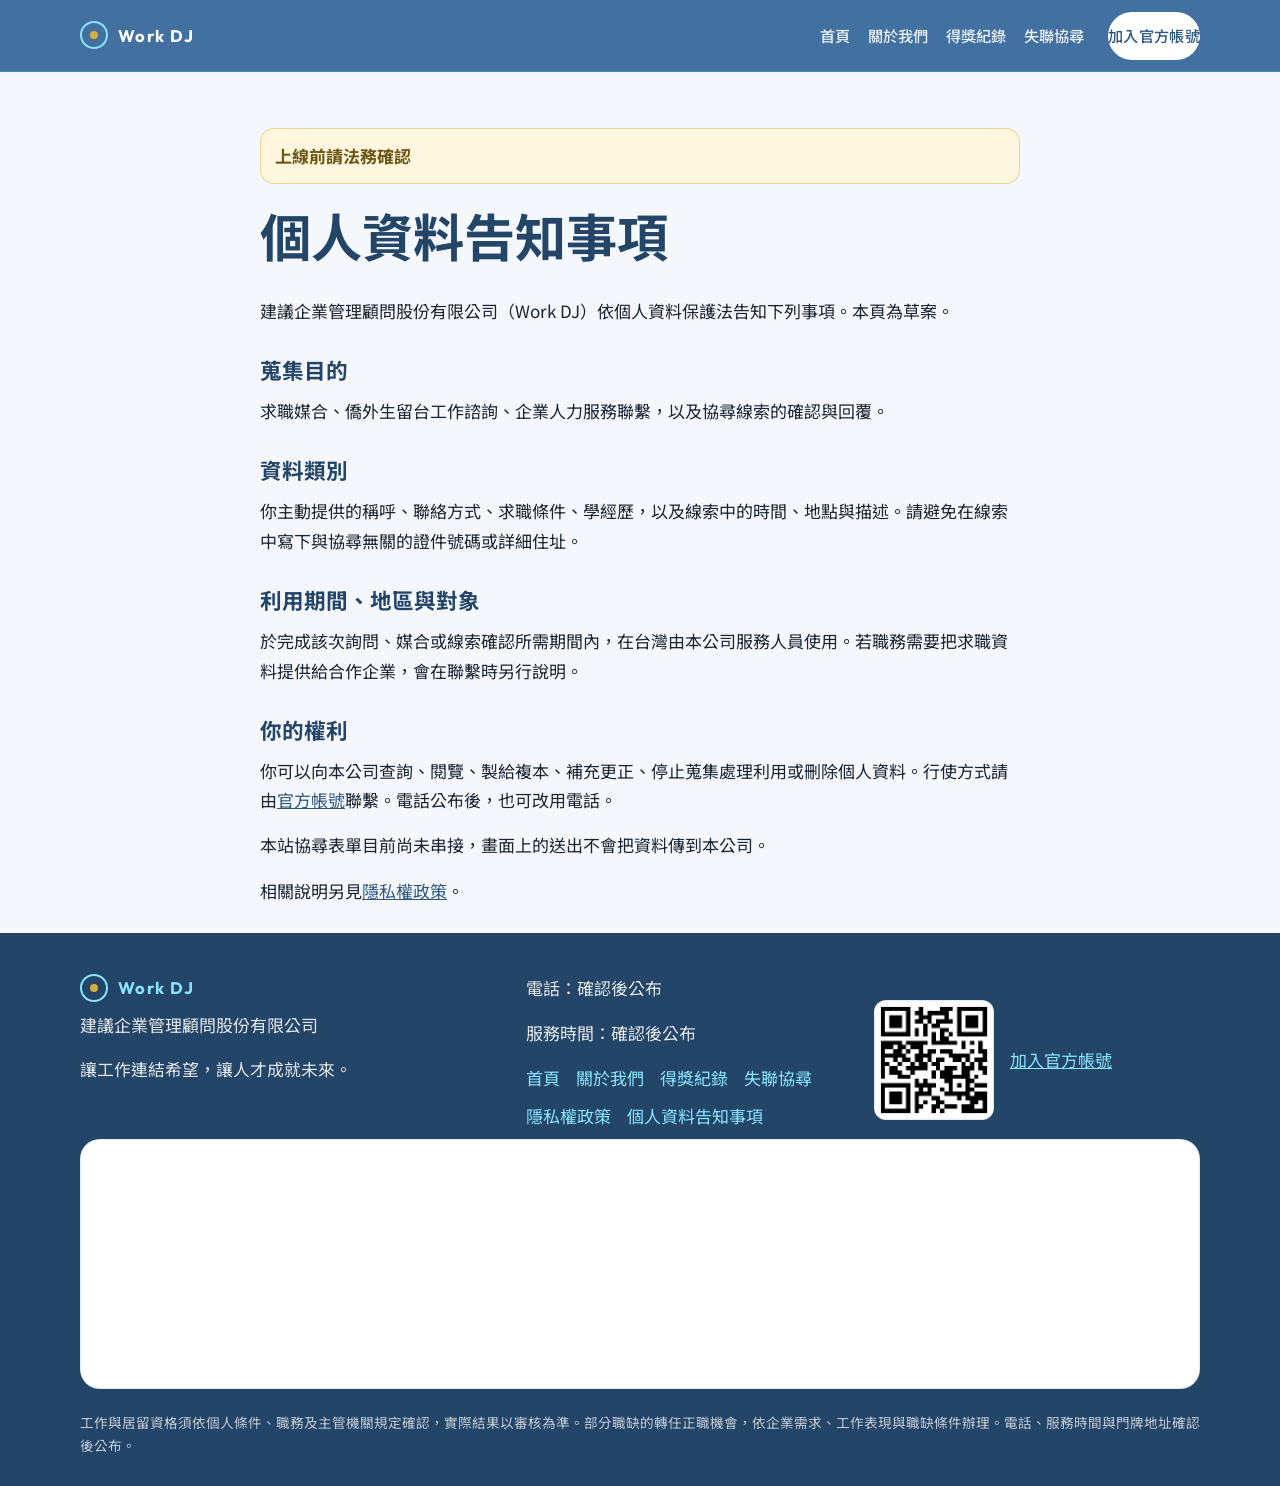
<file: personal-data.html>
<!DOCTYPE html>
<html lang="zh-Hant">
  <head>
    <meta charset="UTF-8" />
    <meta name="viewport" content="width=device-width, initial-scale=1" />
    <title>個人資料告知事項｜Work DJ</title>
    <meta name="description" content="Work DJ 個人資料告知事項草案，上線前請法務確認。" />
    <meta name="theme-color" content="#3B6C9E" />
    <link rel="icon" href="data:image/svg+xml,%3Csvg xmlns='http://www.w3.org/2000/svg' viewBox='0 0 32 32'%3E%3Crect width='32' height='32' rx='8' fill='%233B6C9E'/%3E%3Ccircle cx='16' cy='16' r='8' fill='none' stroke='%2389E5FF' stroke-width='2'/%3E%3Ccircle cx='16' cy='16' r='2.5' fill='%23D4AF37'/%3E%3C/svg%3E" />
    <link rel="preconnect" href="https://fonts.googleapis.com" />
    <link rel="preconnect" href="https://fonts.gstatic.com" crossorigin />
    <link href="https://fonts.googleapis.com/css2?family=Noto+Sans+TC:wght@400;500;600;700&family=Outfit:wght@500;600;700&display=swap" rel="stylesheet" />
    <link rel="stylesheet" href="styles.css" />
  </head>
  <body>
    <a class="skip-link" href="#main">跳到主要內容</a>
    <header class="site-header">
      <div class="header-inner">
        <a class="brand" href="index.html" aria-label="Work DJ 首頁">
          <span class="brand-mark" aria-hidden="true"></span>
          <span class="brand-name">Work DJ</span>
        </a>
        <nav class="nav" id="site-nav" aria-label="主要">
          <a href="index.html">首頁</a>
          <a href="about.html">關於我們</a>
          <a href="awards.html">得獎紀錄</a>
          <a href="missing.html">失聯協尋</a>
          <a class="btn btn-light nav-cta" href="https://lin.ee/00VmdkA" target="_blank" rel="noopener noreferrer">加入官方帳號</a>
        </nav>
        <button class="menu-toggle" type="button" aria-expanded="false" aria-controls="site-nav" aria-label="開啟選單">
          <span></span><span></span><span></span>
        </button>
      </div>
    </header>

    <main id="main">
      <section class="page-hero">
        <div class="container prose">
          <p class="draft-banner">上線前請法務確認</p>
          <h1>個人資料告知事項</h1>
          <p>建議企業管理顧問股份有限公司（Work DJ）依個人資料保護法告知下列事項。本頁為草案。</p>
          <h2>蒐集目的</h2>
          <p>求職媒合、僑外生留台工作諮詢、企業人力服務聯繫，以及協尋線索的確認與回覆。</p>
          <h2>資料類別</h2>
          <p>你主動提供的稱呼、聯絡方式、求職條件、學經歷，以及線索中的時間、地點與描述。請避免在線索中寫下與協尋無關的證件號碼或詳細住址。</p>
          <h2>利用期間、地區與對象</h2>
          <p>於完成該次詢問、媒合或線索確認所需期間內，在台灣由本公司服務人員使用。若職務需要把求職資料提供給合作企業，會在聯繫時另行說明。</p>
          <h2>你的權利</h2>
          <p>你可以向本公司查詢、閱覽、製給複本、補充更正、停止蒐集處理利用或刪除個人資料。行使方式請由<a href="https://lin.ee/00VmdkA" target="_blank" rel="noopener noreferrer">官方帳號</a>聯繫。電話公布後，也可改用電話。</p>
          <p>本站協尋表單目前尚未串接，畫面上的送出不會把資料傳到本公司。</p>
          <p>相關說明另見<a href="privacy.html">隱私權政策</a>。</p>
        </div>
      </section>
    </main>

    <footer class="site-footer">
      <div class="container">
        <div class="footer-grid">
          <div>
            <a class="brand" href="index.html">
              <span class="brand-mark" aria-hidden="true"></span>
              <span class="brand-name">Work DJ</span>
            </a>
            <p>建議企業管理顧問股份有限公司</p>
            <p class="footer-tagline">讓工作連結希望，讓人才成就未來。</p>
          </div>
          <div>
            <p>電話：確認後公布</p>
            <p>服務時間：確認後公布</p>
            <nav class="footer-nav" aria-label="頁尾">
              <a href="index.html">首頁</a>
              <a href="about.html">關於我們</a>
              <a href="awards.html">得獎紀錄</a>
              <a href="missing.html">失聯協尋</a>
              <a href="privacy.html">隱私權政策</a>
              <a href="personal-data.html">個人資料告知事項</a>
            </nav>
          </div>
          <div class="qr-block">
            <img src="images/line-qr.png" alt="加入 Work DJ LINE 官方帳號的 QR Code" width="120" height="120" />
            <a href="https://lin.ee/00VmdkA" target="_blank" rel="noopener noreferrer">加入官方帳號</a>
          </div>
        </div>
        <div class="map-embed">
          <iframe
            src="https://www.google.com/maps/embed?pb=!1m18!1m12!1m3!1d1808.5526800471016!2d121.22010793448278!3d24.96252972866602!2m3!1f0!2f0!3f0!3m2!1i1024!2i768!4f13.1!3m3!1m2!1s0x346823a7ebeba02d%3A0x542e47c1e881fe!2z5bu66KiA5LyB5qWt566h55CG6aGn5ZWP6IKh5Lu95pyJ6ZmQ5YWs5Y-4!5e0!3m2!1szh-TW!2sus!4v1789705745548!5m2!1szh-TW!2sus"
            title="建議企業管理顧問股份有限公司 Google 地圖"
            loading="lazy"
            referrerpolicy="strict-origin-when-cross-origin"
          ></iframe>
        </div>
        <p class="legal">工作與居留資格須依個人條件、職務及主管機關規定確認，實際結果以審核為準。部分職缺的轉任正職機會，依企業需求、工作表現與職缺條件辦理。電話、服務時間與門牌地址確認後公布。</p>
      </div>
    </footer>

    <div class="mobile-bar">
      <a class="btn btn-brand" href="https://lin.ee/00VmdkA" target="_blank" rel="noopener noreferrer">馬上詢問工作</a>
      <a class="btn btn-ghost" href="https://lin.ee/00VmdkA" target="_blank" rel="noopener noreferrer">僑外生留台諮詢</a>
    </div>
    <script src="script.js"></script>
  </body>
</html>
</file>
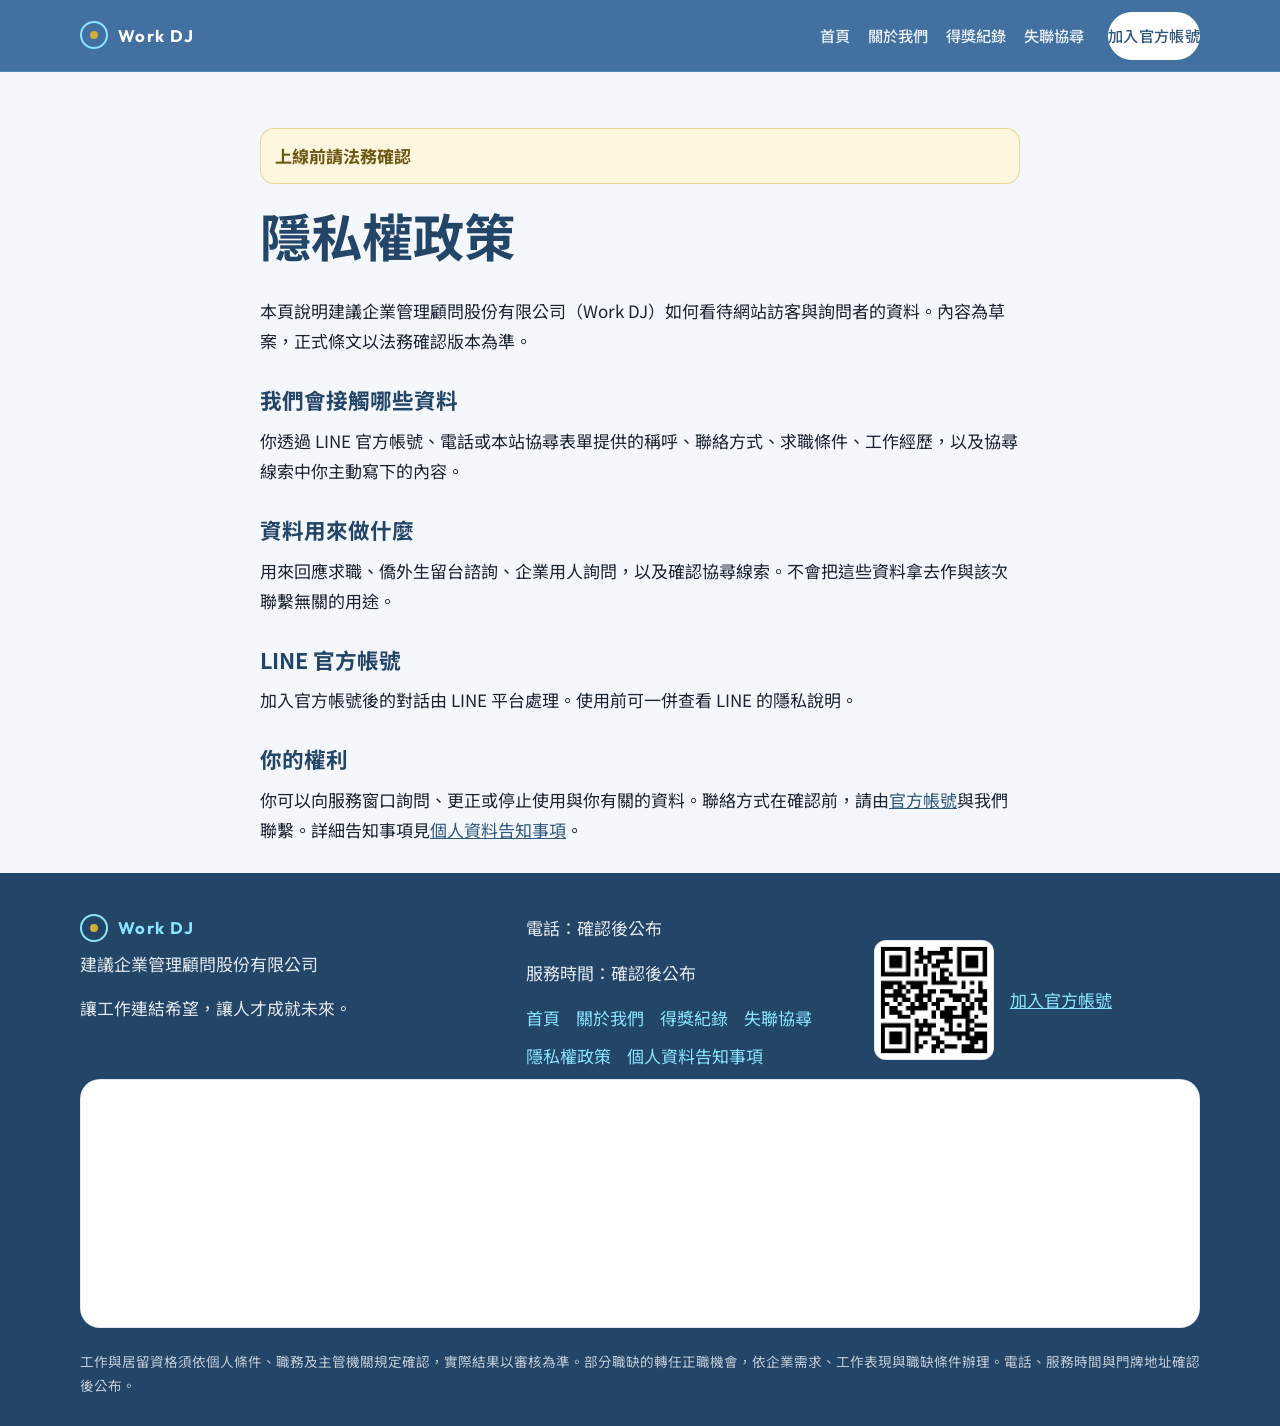
<file: privacy.html>
<!DOCTYPE html>
<html lang="zh-Hant">
  <head>
    <meta charset="UTF-8" />
    <meta name="viewport" content="width=device-width, initial-scale=1" />
    <title>隱私權政策｜Work DJ</title>
    <meta name="description" content="Work DJ 隱私權政策草案，上線前請法務確認。" />
    <meta name="theme-color" content="#3B6C9E" />
    <link rel="icon" href="data:image/svg+xml,%3Csvg xmlns='http://www.w3.org/2000/svg' viewBox='0 0 32 32'%3E%3Crect width='32' height='32' rx='8' fill='%233B6C9E'/%3E%3Ccircle cx='16' cy='16' r='8' fill='none' stroke='%2389E5FF' stroke-width='2'/%3E%3Ccircle cx='16' cy='16' r='2.5' fill='%23D4AF37'/%3E%3C/svg%3E" />
    <link rel="preconnect" href="https://fonts.googleapis.com" />
    <link rel="preconnect" href="https://fonts.gstatic.com" crossorigin />
    <link href="https://fonts.googleapis.com/css2?family=Noto+Sans+TC:wght@400;500;600;700&family=Outfit:wght@500;600;700&display=swap" rel="stylesheet" />
    <link rel="stylesheet" href="styles.css" />
  </head>
  <body>
    <a class="skip-link" href="#main">跳到主要內容</a>
    <header class="site-header">
      <div class="header-inner">
        <a class="brand" href="index.html" aria-label="Work DJ 首頁">
          <span class="brand-mark" aria-hidden="true"></span>
          <span class="brand-name">Work DJ</span>
        </a>
        <nav class="nav" id="site-nav" aria-label="主要">
          <a href="index.html">首頁</a>
          <a href="about.html">關於我們</a>
          <a href="awards.html">得獎紀錄</a>
          <a href="missing.html">失聯協尋</a>
          <a class="btn btn-light nav-cta" href="https://lin.ee/00VmdkA" target="_blank" rel="noopener noreferrer">加入官方帳號</a>
        </nav>
        <button class="menu-toggle" type="button" aria-expanded="false" aria-controls="site-nav" aria-label="開啟選單">
          <span></span><span></span><span></span>
        </button>
      </div>
    </header>

    <main id="main">
      <section class="page-hero">
        <div class="container prose">
          <p class="draft-banner">上線前請法務確認</p>
          <h1>隱私權政策</h1>
          <p>本頁說明建議企業管理顧問股份有限公司（Work DJ）如何看待網站訪客與詢問者的資料。內容為草案，正式條文以法務確認版本為準。</p>
          <h2>我們會接觸哪些資料</h2>
          <p>你透過 LINE 官方帳號、電話或本站協尋表單提供的稱呼、聯絡方式、求職條件、工作經歷，以及協尋線索中你主動寫下的內容。</p>
          <h2>資料用來做什麼</h2>
          <p>用來回應求職、僑外生留台諮詢、企業用人詢問，以及確認協尋線索。不會把這些資料拿去作與該次聯繫無關的用途。</p>
          <h2>LINE 官方帳號</h2>
          <p>加入官方帳號後的對話由 LINE 平台處理。使用前可一併查看 LINE 的隱私說明。</p>
          <h2>你的權利</h2>
          <p>你可以向服務窗口詢問、更正或停止使用與你有關的資料。聯絡方式在確認前，請由<a href="https://lin.ee/00VmdkA" target="_blank" rel="noopener noreferrer">官方帳號</a>與我們聯繫。詳細告知事項見<a href="personal-data.html">個人資料告知事項</a>。</p>
        </div>
      </section>
    </main>

    <footer class="site-footer">
      <div class="container">
        <div class="footer-grid">
          <div>
            <a class="brand" href="index.html">
              <span class="brand-mark" aria-hidden="true"></span>
              <span class="brand-name">Work DJ</span>
            </a>
            <p>建議企業管理顧問股份有限公司</p>
            <p class="footer-tagline">讓工作連結希望，讓人才成就未來。</p>
          </div>
          <div>
            <p>電話：確認後公布</p>
            <p>服務時間：確認後公布</p>
            <nav class="footer-nav" aria-label="頁尾">
              <a href="index.html">首頁</a>
              <a href="about.html">關於我們</a>
              <a href="awards.html">得獎紀錄</a>
              <a href="missing.html">失聯協尋</a>
              <a href="privacy.html">隱私權政策</a>
              <a href="personal-data.html">個人資料告知事項</a>
            </nav>
          </div>
          <div class="qr-block">
            <img src="images/line-qr.png" alt="加入 Work DJ LINE 官方帳號的 QR Code" width="120" height="120" />
            <a href="https://lin.ee/00VmdkA" target="_blank" rel="noopener noreferrer">加入官方帳號</a>
          </div>
        </div>
        <div class="map-embed">
          <iframe
            src="https://www.google.com/maps/embed?pb=!1m18!1m12!1m3!1d1808.5526800471016!2d121.22010793448278!3d24.96252972866602!2m3!1f0!2f0!3f0!3m2!1i1024!2i768!4f13.1!3m3!1m2!1s0x346823a7ebeba02d%3A0x542e47c1e881fe!2z5bu66KiA5LyB5qWt566h55CG6aGn5ZWP6IKh5Lu95pyJ6ZmQ5YWs5Y-4!5e0!3m2!1szh-TW!2sus!4v1789705745548!5m2!1szh-TW!2sus"
            title="建議企業管理顧問股份有限公司 Google 地圖"
            loading="lazy"
            referrerpolicy="strict-origin-when-cross-origin"
          ></iframe>
        </div>
        <p class="legal">工作與居留資格須依個人條件、職務及主管機關規定確認，實際結果以審核為準。部分職缺的轉任正職機會，依企業需求、工作表現與職缺條件辦理。電話、服務時間與門牌地址確認後公布。</p>
      </div>
    </footer>

    <div class="mobile-bar">
      <a class="btn btn-brand" href="https://lin.ee/00VmdkA" target="_blank" rel="noopener noreferrer">馬上詢問工作</a>
      <a class="btn btn-ghost" href="https://lin.ee/00VmdkA" target="_blank" rel="noopener noreferrer">僑外生留台諮詢</a>
    </div>
    <script src="script.js"></script>
  </body>
</html>
</file>
<file: styles.css>
:root {
  --brand: #3b6c9e;
  --brand-deep: #2e587f;
  --brand-dark: #234568;
  --glow: #89e5ff;
  --gold: #d4af37;
  --gold-soft: rgba(212, 175, 55, 0.16);
  --ink: #1a2433;
  --muted: #5b6778;
  --paper: #f4f7fb;
  --mist: #e7f7fc;
  --white: #ffffff;
  --line: rgba(59, 108, 158, 0.14);
  --header-h: 72px;
  --radius: 20px;
  --shadow: 0 16px 36px rgba(35, 69, 104, 0.08);
  --font-en: "Outfit", sans-serif;
  --font-zh: "Noto Sans TC", sans-serif;
}

*,
*::before,
*::after {
  box-sizing: border-box;
}

html {
  scroll-behavior: smooth;
}

body {
  margin: 0;
  color: var(--ink);
  background: var(--paper);
  font-family: var(--font-zh);
  font-size: 17px;
  line-height: 1.75;
  padding-bottom: 92px;
}

img {
  max-width: 100%;
  height: auto;
  display: block;
}

a {
  color: var(--brand-deep);
}

h1,
h2,
h3,
p {
  overflow-wrap: break-word;
}

h1,
h2,
h3 {
  line-height: 1.3;
  margin: 0 0 0.55em;
  color: var(--brand-dark);
  text-wrap: balance;
}

:focus-visible {
  outline: 3px solid var(--gold);
  outline-offset: 2px;
}

h1 {
  font-size: clamp(2rem, 5vw, 3.2rem);
}

h2 {
  font-size: clamp(1.6rem, 3.4vw, 2.35rem);
}

h3 {
  font-size: 1.15rem;
}

p,
li,
dd {
  text-wrap: pretty;
}

p {
  margin: 0 0 0.9em;
}

p:last-child {
  margin-bottom: 0;
}

.container {
  width: min(1120px, calc(100% - 40px));
  margin: 0 auto;
}

.skip-link {
  position: absolute;
  left: 12px;
  top: -48px;
  z-index: 80;
  background: var(--gold);
  color: var(--brand-dark);
  padding: 8px 14px;
  border-radius: 8px;
  font-weight: 700;
  text-decoration: none;
}

.skip-link:focus {
  top: 12px;
}

.site-header {
  position: sticky;
  top: 0;
  z-index: 50;
  height: var(--header-h);
  background: rgba(59, 108, 158, 0.96);
  backdrop-filter: blur(16px);
  border-bottom: 1px solid rgba(137, 229, 255, 0.22);
}

.header-inner {
  width: min(1120px, calc(100% - 40px));
  height: 100%;
  margin: 0 auto;
  display: flex;
  align-items: center;
  justify-content: space-between;
  gap: 16px;
}

.brand {
  display: inline-flex;
  align-items: center;
  gap: 10px;
  text-decoration: none;
  color: var(--white);
}

.brand-mark {
  width: 28px;
  height: 28px;
  border: 2px solid var(--glow);
  border-radius: 50%;
  position: relative;
  flex-shrink: 0;
}

.brand-mark::after {
  content: "";
  position: absolute;
  inset: 8px;
  background: var(--gold);
  border-radius: 50%;
}

.brand-name {
  font-family: var(--font-en);
  font-weight: 700;
  letter-spacing: 0.08em;
  font-size: 1.05rem;
}

.nav {
  position: fixed;
  inset: var(--header-h) 0 auto 0;
  z-index: 45;
  display: none;
  flex-direction: column;
  background: var(--brand-deep);
  padding: 8px 20px 20px;
  border-bottom: 1px solid rgba(137, 229, 255, 0.18);
}

body.menu-open .nav {
  display: flex;
}

.nav a {
  text-decoration: none;
  color: rgba(255, 255, 255, 0.9);
  font-weight: 500;
  padding: 14px 0;
  border-bottom: 1px solid rgba(255, 255, 255, 0.08);
}

.nav a[aria-current="page"] {
  color: var(--glow);
  font-weight: 700;
}

.nav .btn {
  color: var(--brand-deep);
  border-bottom: 0;
}

.nav-cta {
  margin-top: 16px;
  width: 100%;
}

.menu-toggle {
  width: 44px;
  height: 44px;
  border: 1px solid rgba(137, 229, 255, 0.45);
  border-radius: 10px;
  background: transparent;
  padding: 10px;
  cursor: pointer;
}

.menu-toggle span {
  display: block;
  width: 22px;
  height: 2px;
  margin: 5px 0;
  background: var(--glow);
  transition: transform 0.2s ease, opacity 0.2s ease;
}

body.menu-open .menu-toggle span:nth-child(1) {
  transform: translateY(7px) rotate(45deg);
}

body.menu-open .menu-toggle span:nth-child(2) {
  opacity: 0;
}

body.menu-open .menu-toggle span:nth-child(3) {
  transform: translateY(-7px) rotate(-45deg);
}

.btn {
  display: inline-flex;
  align-items: center;
  justify-content: center;
  min-height: 48px;
  padding: 0 20px;
  border-radius: 999px;
  border: 2px solid transparent;
  text-decoration: none;
  font-weight: 700;
  letter-spacing: 0.02em;
  cursor: pointer;
  font-family: inherit;
  font-size: 1rem;
  line-height: 1.3;
  text-align: center;
}

.btn-light {
  background: var(--white);
  color: var(--brand-deep);
}

.btn-brand {
  background: var(--brand);
  color: var(--white);
}

.btn-ghost {
  background: transparent;
  color: var(--brand-deep);
  border-color: rgba(59, 108, 158, 0.35);
}

.btn-gold {
  background: var(--gold);
  color: var(--brand-dark);
}

.hero-actions,
.center-cta,
.cta-row {
  display: flex;
  flex-wrap: wrap;
  gap: 12px;
  margin-top: 8px;
}

@media (max-width: 719px) {
  .hero-actions,
  .cta-row {
    flex-direction: column;
    align-items: stretch;
  }
}

.center-cta {
  justify-content: center;
  margin-top: 28px;
}

.section {
  padding: 72px 0;
}

.section-paper {
  background: var(--white);
}

.section-mist {
  background: var(--mist);
}

.kicker {
  margin: 0 0 8px;
  color: var(--brand);
  font-weight: 700;
  letter-spacing: 0.08em;
  font-size: 0.92rem;
}

.lede {
  color: var(--muted);
  font-size: 1.05rem;
}

.hero {
  background:
    radial-gradient(circle at 90% 10%, rgba(137, 229, 255, 0.45), transparent 36%),
    linear-gradient(180deg, #f8fbfe 0%, var(--paper) 100%);
  padding: 36px 0 64px;
}

.hero-grid,
.split {
  display: grid;
  gap: 28px;
  align-items: center;
}

.hero-visual img,
.split-visual img,
.wide-visual img {
  width: 100%;
  object-fit: cover;
  border-radius: 28px;
  box-shadow: var(--shadow);
}

.hero-visual img {
  aspect-ratio: 1 / 1;
}

.students-visual img,
.wide-visual.ratio-4-3 img {
  aspect-ratio: 4 / 3;
}

.wide-visual.ratio-16-9 img {
  aspect-ratio: 16 / 9;
}

.card-grid {
  display: grid;
  gap: 16px;
}

.card-grid.three {
  grid-template-columns: 1fr;
}

.card-grid.four,
.card-grid.jobs {
  grid-template-columns: 1fr;
}

.card,
.job-card,
.award-card,
.notice-card {
  background: var(--white);
  border: 1px solid var(--line);
  border-radius: var(--radius);
  box-shadow: var(--shadow);
  padding: 22px;
}

.section-paper .card,
.section-paper .job-card {
  background: var(--paper);
}

.icon {
  width: 44px;
  height: 44px;
  border-radius: 14px;
  display: grid;
  place-items: center;
  background: rgba(137, 229, 255, 0.35);
  color: var(--brand-deep);
  margin-bottom: 12px;
}

.icon svg {
  width: 22px;
  height: 22px;
  fill: none;
  stroke: currentColor;
  stroke-width: 1.8;
  stroke-linecap: round;
  stroke-linejoin: round;
}

.flag {
  display: inline-block;
  margin: 0 0 10px;
  padding: 2px 10px;
  border-radius: 999px;
  background: var(--gold-soft);
  color: #7a6214;
  font-size: 0.82rem;
  font-weight: 700;
}

.flag-muted {
  background: #eef1f4;
  color: #3d4856;
}

.filters {
  display: grid;
  gap: 14px;
  margin: 22px 0;
}

.filters fieldset {
  margin: 0;
  padding: 0;
  border: 0;
  display: flex;
  flex-wrap: wrap;
  gap: 8px;
  align-items: center;
}

.filters legend {
  font-weight: 700;
  margin-right: 4px;
  padding: 0;
}

.filter-btn {
  border: 1px solid var(--line);
  background: var(--white);
  color: var(--ink);
  border-radius: 999px;
  min-height: 40px;
  padding: 0 14px;
  font-family: inherit;
  font-size: 0.95rem;
  cursor: pointer;
}

.filter-btn[aria-pressed="true"] {
  background: var(--brand);
  color: var(--white);
  border-color: var(--brand);
}

.job-card h3 {
  margin-bottom: 8px;
}

.job-meta {
  display: grid;
  gap: 6px;
  margin: 0 0 16px;
}

.job-meta div {
  display: grid;
  grid-template-columns: 5.2em 1fr;
  gap: 8px;
}

.job-meta dt {
  color: var(--muted);
  font-weight: 700;
}

.job-meta dd {
  margin: 0;
}

.empty-note {
  text-align: center;
  color: var(--muted);
  padding: 12px 0 4px;
}

.steps {
  list-style: none;
  margin: 24px 0 0;
  padding: 0;
  display: grid;
  gap: 12px;
}

.step-card {
  background: var(--white);
  border-radius: var(--radius);
  padding: 20px;
  border: 1px solid var(--line);
}

.step-num {
  display: inline-grid;
  place-items: center;
  width: 36px;
  height: 36px;
  border-radius: 50%;
  background: var(--brand);
  color: var(--white);
  font-family: var(--font-en);
  font-weight: 700;
  margin-bottom: 8px;
}

.point-list,
.plain-list {
  margin: 0;
  padding: 0;
  list-style: none;
  display: grid;
  gap: 12px;
}

.point-list li {
  background: rgba(255, 255, 255, 0.72);
  border-radius: 16px;
  padding: 14px 16px;
}

.service-list li {
  padding: 14px 0;
  border-bottom: 1px solid var(--line);
  font-weight: 600;
}

.legal {
  color: var(--muted);
  font-size: 0.92rem;
}

.faq {
  display: grid;
  gap: 10px;
}

.faq details {
  background: var(--paper);
  border-radius: 16px;
  border: 1px solid var(--line);
  padding: 4px 16px;
}

.faq summary {
  cursor: pointer;
  font-weight: 700;
  padding: 14px 0;
  color: var(--brand-dark);
}

.faq details p {
  padding-bottom: 14px;
  color: var(--muted);
}

.final-cta {
  background: var(--brand);
  color: var(--white);
}

.final-cta h2,
.final-cta .kicker {
  color: var(--white);
}

.final-cta .btn-light {
  color: var(--brand-deep);
}

.final-cta .btn-line {
  background: transparent;
  color: var(--white);
  border-color: rgba(255, 255, 255, 0.7);
}

.page-hero {
  padding: 56px 0 28px;
}

.page-hero.awards-open {
  background: linear-gradient(180deg, #fffaf0 0%, var(--paper) 100%);
}

.gold-rule {
  width: 72px;
  height: 3px;
  margin: 0 0 16px;
  border-radius: 999px;
  background: var(--gold);
}

.award-card {
  border-top: 4px solid var(--gold);
}

.award-card .pending {
  color: var(--muted);
}

.team-grid {
  display: grid;
  gap: 16px;
}

.team-grid figure {
  margin: 0;
}

.team-grid img {
  width: 100%;
  object-fit: cover;
  border-radius: 24px;
}

.team-grid .portrait img {
  aspect-ratio: 4 / 5;
}

.team-grid .wide img {
  aspect-ratio: 3 / 2;
}

.team-grid figcaption {
  margin-top: 8px;
  color: var(--muted);
  font-size: 0.9rem;
}

.contact-list {
  display: grid;
  gap: 8px;
  margin: 0 0 18px;
}

.contact-list div {
  display: grid;
  grid-template-columns: 6em 1fr;
  gap: 8px;
}

.contact-list dt {
  font-weight: 700;
  color: var(--brand-dark);
}

.contact-list dd {
  margin: 0;
}

.map-embed {
  border-radius: 20px;
  overflow: hidden;
  border: 1px solid var(--line);
  background: var(--white);
}

.map-embed iframe {
  width: 100%;
  height: 240px;
  border: 0;
}

.site-footer .map-embed {
  margin-top: 8px;
}

.qr-block {
  display: flex;
  align-items: center;
  gap: 16px;
  margin-top: 16px;
}

.qr-block img {
  width: 120px;
  height: 120px;
  background: var(--white);
  border-radius: 12px;
  border: 1px solid var(--line);
}

.site-footer {
  background: var(--brand-dark);
  color: rgba(255, 255, 255, 0.88);
  padding: 40px 0 28px;
}

.site-footer a {
  color: var(--glow);
}

.footer-grid {
  display: grid;
  gap: 22px;
}

.footer-tagline {
  font-size: 1.05rem;
}

.footer-nav {
  display: flex;
  flex-wrap: wrap;
  gap: 8px 16px;
}

.footer-nav a {
  text-decoration: none;
}

.site-footer .legal {
  color: rgba(255, 255, 255, 0.72);
  margin-top: 22px;
  font-size: 0.85rem;
}

.draft-banner {
  background: #fff6df;
  border: 1px solid rgba(212, 175, 55, 0.45);
  border-radius: 14px;
  padding: 12px 14px;
  font-weight: 700;
  color: #6d5712;
  margin-bottom: 18px;
}

.prose {
  max-width: 760px;
}

.prose h2 {
  font-size: 1.35rem;
  margin-top: 1.4em;
}

.notice-tools {
  display: grid;
  gap: 12px;
  margin-bottom: 16px;
}

.notice-tools label {
  display: grid;
  gap: 6px;
  font-weight: 700;
}

.notice-tools input,
.notice-tools select,
.form-grid input,
.form-grid textarea {
  width: 100%;
  border: 1px solid var(--line);
  border-radius: 12px;
  min-height: 48px;
  padding: 10px 12px;
  font: inherit;
  color: var(--ink);
  background: var(--white);
}

.form-grid {
  display: grid;
  gap: 14px;
}

.form-grid textarea {
  min-height: 140px;
  resize: vertical;
}

.check {
  display: flex;
  gap: 10px;
  align-items: flex-start;
  font-weight: 500;
}

.check input {
  width: auto;
  min-height: 0;
  margin-top: 6px;
}

.form-error {
  color: #9b2c2c;
  font-weight: 700;
}

.form-success {
  background: #e8f7ee;
  border-radius: 16px;
  padding: 16px;
  color: #1d5b38;
}

.form-note {
  background: #f3f5f7;
  border-radius: 14px;
  padding: 12px 14px;
  color: #3d4856;
}

.page-sober .card,
.page-sober .notice-card {
  box-shadow: none;
  border-radius: 12px;
}

.mobile-bar {
  position: fixed;
  left: 0;
  right: 0;
  bottom: 0;
  z-index: 40;
  display: grid;
  grid-template-columns: 1fr 1fr;
  gap: 8px;
  padding: 10px 12px calc(10px + env(safe-area-inset-bottom));
  background: rgba(255, 255, 255, 0.96);
  border-top: 1px solid var(--line);
}

.mobile-bar .btn {
  min-height: 46px;
  padding: 0 10px;
  font-size: 0.92rem;
}

.reveal {
  opacity: 1;
  transform: none;
}

.js .reveal {
  opacity: 0;
  transform: translateY(12px);
  animation: rise 0.6s ease forwards;
}

@keyframes rise {
  to {
    opacity: 1;
    transform: none;
  }
}

@media (prefers-reduced-motion: reduce) {
  html {
    scroll-behavior: auto;
  }

  .js .reveal {
    animation: none;
    opacity: 1;
    transform: none;
  }
}

@media (min-width: 720px) {
  .card-grid.three,
  .card-grid.jobs {
    grid-template-columns: repeat(2, 1fr);
  }

  .team-grid {
    grid-template-columns: 0.8fr 1.2fr;
    align-items: end;
  }

  .footer-grid {
    grid-template-columns: 1.3fr 1fr 1fr;
  }

  .notice-tools {
    grid-template-columns: 1.4fr 0.8fr;
    align-items: end;
  }
}

@media (min-width: 980px) {
  body {
    padding-bottom: 0;
  }

  .menu-toggle {
    display: none;
  }

  .nav {
    position: static;
    display: flex;
    flex-direction: row;
    align-items: center;
    gap: 18px;
    background: transparent;
    padding: 0;
    border: 0;
  }

  .nav a {
    padding: 0;
    border: 0;
    font-size: 0.95rem;
  }

  .nav-cta {
    margin: 0 0 0 6px;
    width: auto;
  }

  .mobile-bar {
    display: none;
  }

  .hero-grid,
  .split {
    grid-template-columns: minmax(0, 1.05fr) minmax(0, 0.95fr);
    gap: 40px;
  }

  .hero-visual img {
    aspect-ratio: 4 / 3;
  }

  .card-grid.four {
    grid-template-columns: repeat(4, 1fr);
  }

  .card-grid.three {
    grid-template-columns: repeat(3, 1fr);
  }

  .steps {
    grid-template-columns: repeat(4, 1fr);
  }

  .hero {
    padding: 56px 0 72px;
  }
}
</file>
